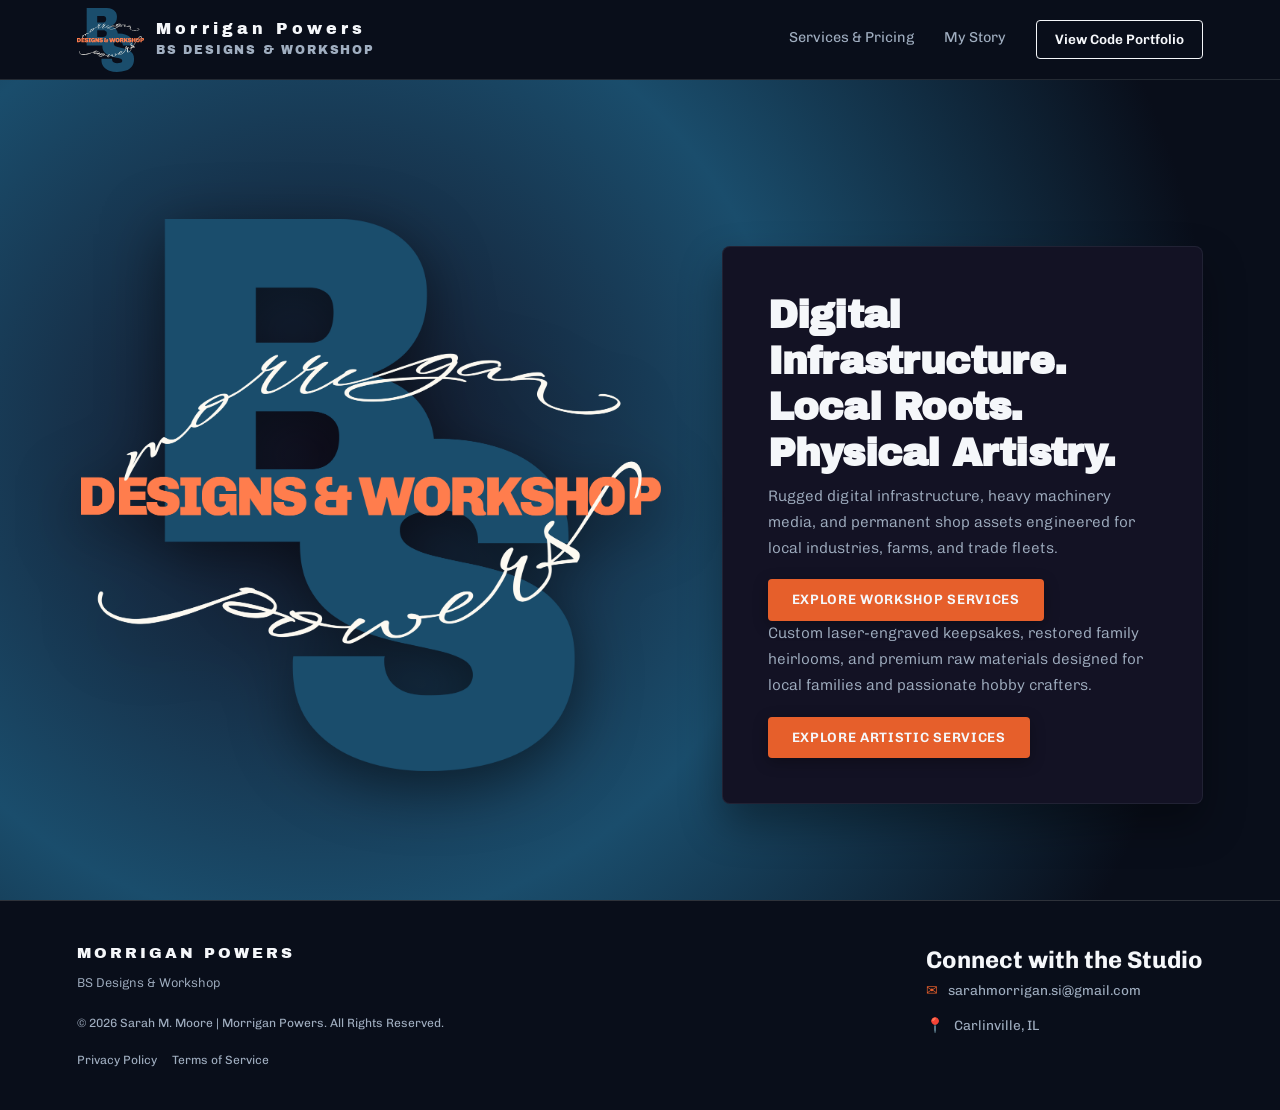
<file: index.html>
<!DOCTYPE html>
<html lang="en">
<head>
    <meta charset="UTF-8">
    <meta name="viewport" content="width=device-width, initial-scale=1.0">
    <title><span class="biz-name"></title>
    <link rel="preconnect" href="https://fonts.googleapis.com">
    <link rel="preconnect" href="https://fonts.gstatic.com" crossorigin>
    <link href="https://fonts.googleapis.com/css2?family=Archivo+Black&family=Chivo:wght@300;400;600&display=swap" rel="stylesheet">
    <link rel="stylesheet" href="assets/css/style.css">
</head>

<body>
    <header class="site-header">
        <a href="index.html" class="brand-container" style="text-decoration: none;">
            <img src="assets/images/monogram.svg" alt="Logo" class="nav-logo-svg">
            <div class="brand-text">
                <span class="main-title"><span class="biz-name"></span></span>
                <span class="sub-title"><span class="biz-subtitle"></span></span>
            </div>
        </a>
        <nav class="main-nav">
            <a href="services-pricing.html">Services & Pricing</a>
            <a href="about.html">My Story</a>
            <a href="../index.html" class="nav-cta-btn">View Code Portfolio</a>
        </nav>
    </header>

    <!-- Main Studio Hero Showcase Section -->
<section class="hero-section">
  <div class="hero-layout-grid">
    <!-- Left Side: Graphic Artwork Display -->
    <div class="hero-art-display">
      <img src="assets/images/monogram.webp" alt="Vector Monogram Artwork" class="large-studio-monogram">
    </div>
    <!-- Right Side: Content & Typography Panel -->
    <div class="hero-copy-display">
      <header class="hero-text-header">
        <h1>Digital Infrastructure.<br>Local Roots.<br> Physical Artistry.</h1>
      </header>
      <p class="hero-body-text">
        Rugged digital infrastructure, heavy machinery media, and permanent shop assets engineered for local industries, farms, and trade fleets.
      </p>
       <div class="hero-actions">
        <a href="ind-agr-hub.html" class="primary-btn">EXPLORE WORKSHOP SERVICES</a>
      </div>
      <p class="hero-body-text">
        Custom laser-engraved keepsakes, restored family heirlooms, and premium raw materials designed for local families and passionate hobby crafters.
      </p>
      <div class="hero-actions">
        <a href="heirloom-hub.html" class="primary-btn">EXPLORE ARTISTIC SERVICES</a>
      </div>
    </div>
  </div>
</section>


<!-- Global Studio Footer -->
    <footer class="site-footer">
        <div class="footer-container">
            <div class="footer-info">
                <span class="footer-brand biz-name"></span>
                <p class="footer-tagline"><span class="biz-subtitle"></span></p>
                <!-- Fixed: Corrected broken class syntax on the owner tag and unclosed tags -->
                <p class="footer-copyright">&copy; <span class="biz-copyright"></span> <span class="biz-owner"></span> | <span class="biz-name"></span>. All Rights Reserved.</p>
                <div class="legal-links">
                    <a href="privacy.html">Privacy Policy</a>
                    <a href="terms.html">Terms of Service</a>
                </div>
            </div>
            <div class="footer-contact">
                <h2>Connect with the Studio</h2>
                <div class="contact-links">
                    <a href="#" id="biz-email-link" class="contact-item">
                        <span class="contact-icon">✉</span>
                        <span class="biz-email"></span>
                    </a>
                    <span class="contact-item">
                        <span class="contact-icon">📍</span>
                        <span class="biz-address"></span>
                    </span>
                </div>
            </div>
        </div>
    </footer>

    <!-- Connected Central Configuration and Injection Automation Scripts -->
    <script src="config.js"></script> 
    <script> 
    window.onload = function() { 
        // Sync Browser Tab Title Layout
        document.title = "Our Story | " + businessConfig.name + " | " + businessConfig.subtitle;

        // Loop and overwrite element containers
        document.querySelectorAll('.biz-name').forEach(el => el.textContent = businessConfig.name);
        document.querySelectorAll('.biz-subtitle').forEach(el => el.textContent = businessConfig.subtitle);
        document.querySelectorAll('.biz-owner').forEach(el => el.textContent = businessConfig.owner);
        document.querySelectorAll('.biz-phone').forEach(el => el.textContent = businessConfig.phone);
        document.querySelectorAll('.biz-email').forEach(el => el.textContent = businessConfig.email);
        document.querySelectorAll('.biz-copyright').forEach(el => el.textContent = businessConfig.copyright);
        document.querySelectorAll('.biz-address').forEach(el => el.textContent = businessConfig.address);

        // Bind interactive email redirection anchor
        const emailLink = document.getElementById('biz-email-link');
        if(emailLink) {
            emailLink.href = "mailto:" + businessConfig.email;
        }
    } 
    </script> 
</body> 
</html>
</file>
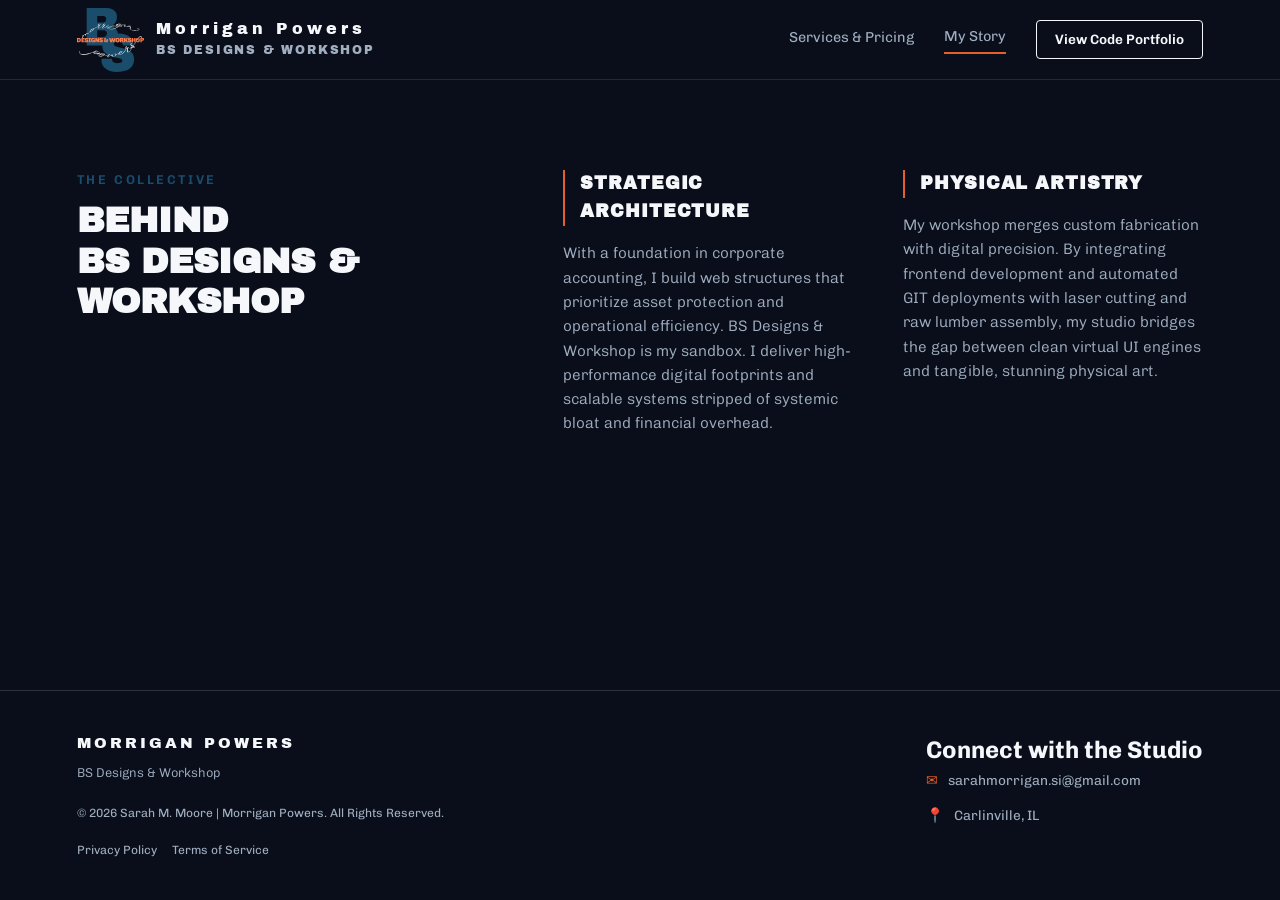
<file: about.html>
<!DOCTYPE html> 
<html lang="en"> 
<head> 
    <meta charset="UTF-8"> 
    <meta name="viewport" content="width=device-width, initial-scale=1.0"> 
    <!-- Updated: Set dynamically via JavaScript at the bottom -->
    <title>Our Story</title> 
    <link rel="preconnect" href="https://fonts.googleapis.com"> 
    <link rel="preconnect" href="https://fonts.gstatic.com" crossorigin> 
    <link href="https://fonts.googleapis.com/css2?family=Archivo+Black&family=Chivo:wght@300;400;600&family=WindSong&display=swap" rel="stylesheet"> 
    <link rel="stylesheet" href="assets/css/style.css"> 
</head> 
<body> 

    <!-- Top Fixed Navigation Bar --> 
    <header class="site-header"> 
        <a href="index.html" class="brand-container" style="text-decoration: none;"> 
            <img src="assets/images/monogram.svg" alt="Logo" class="nav-logo-svg"> 
            <div class="brand-text"> 
                <!-- Updated: Linked to config variables -->
                <span class="main-title"><span class="biz-name"></span></span> 
                <span class="sub-title"><span class="biz-subtitle"></span></span> 
            </div> 
        </a> 
        <nav class="main-nav"> 
            <a href="services-pricing.html">Services & Pricing</a> 
            <a href="about.html" class="active-nav">My Story</a> 
            <a href="../index.html" class="nav-cta-btn">View Code Portfolio</a> 
        </nav> 
    </header> 

    <!-- Main Content Wrapper --> 
    <main class="about-standalone-page"> 
        <section id="about" class="about-section"> 
            <div class="about-container"> 
                <div class="about-header-block"> 
                    <span class="about-pretitle">The Collective</span> 
                    <h2>Behind <br><span class="biz-subtitle"></h2> 
                </div> 
                <div class="about-content-grid"> 
                    <div class="story-column"> 
                        <h3>Strategic Architecture</h3> 
                        <!-- Updated: Linked studio name to config -->
                        <p>With a foundation in corporate accounting, I build web structures that prioritize asset protection and operational efficiency. <span class="biz-subtitle"></span> is my sandbox. I deliver high-performance digital footprints and scalable systems stripped of systemic bloat and financial overhead.</p> 
                    </div> 
                    <div class="story-column"> 
                        <h3>Physical Artistry</h3> 
                        <p>My workshop merges custom fabrication with digital precision. By integrating frontend development and automated GIT deployments with laser cutting and raw lumber assembly, my studio bridges the gap between clean virtual UI engines and tangible, stunning physical art.</p> 
                    </div> 
                </div> 
            </div> 
        </section> 
    </main> 

<!-- Global Studio Footer -->
    <footer class="site-footer">
        <div class="footer-container">
            <div class="footer-info">
                <span class="footer-brand biz-name"></span>
                <p class="footer-tagline"><span class="biz-subtitle"></span></p>
                <!-- Fixed: Corrected broken class syntax on the owner tag and unclosed tags -->
                <p class="footer-copyright">&copy; <span class="biz-copyright"></span> <span class="biz-owner"></span> | <span class="biz-name"></span>. All Rights Reserved.</p>
                <div class="legal-links">
                    <a href="privacy.html">Privacy Policy</a>
                    <a href="terms.html">Terms of Service</a>
                </div>
            </div>
            <div class="footer-contact">
                <h2>Connect with the Studio</h2>
                <div class="contact-links">
                    <a href="#" id="biz-email-link" class="contact-item">
                        <span class="contact-icon">✉</span>
                        <span class="biz-email"></span>
                    </a>
                    <span class="contact-item">
                        <span class="contact-icon">📍</span>
                        <span class="biz-address"></span>
                    </span>
                </div>
            </div>
        </div>
    </footer>

    <!-- Connected Central Configuration and Injection Automation Scripts -->
    <script src="config.js"></script> 
    <script> 
    window.onload = function() { 
        // Sync Browser Tab Title Layout
        document.title = "Our Story | " + businessConfig.name + " | " + businessConfig.subtitle;

        // Loop and overwrite element containers
        document.querySelectorAll('.biz-name').forEach(el => el.textContent = businessConfig.name);
        document.querySelectorAll('.biz-subtitle').forEach(el => el.textContent = businessConfig.subtitle);
        document.querySelectorAll('.biz-owner').forEach(el => el.textContent = businessConfig.owner);
        document.querySelectorAll('.biz-phone').forEach(el => el.textContent = businessConfig.phone);
        document.querySelectorAll('.biz-email').forEach(el => el.textContent = businessConfig.email);
        document.querySelectorAll('.biz-copyright').forEach(el => el.textContent = businessConfig.copyright);
        document.querySelectorAll('.biz-address').forEach(el => el.textContent = businessConfig.address);

        // Bind interactive email redirection anchor
        const emailLink = document.getElementById('biz-email-link');
        if(emailLink) {
            emailLink.href = "mailto:" + businessConfig.email;
        }
    } 
    </script> 
</body> 
</html>
</file>
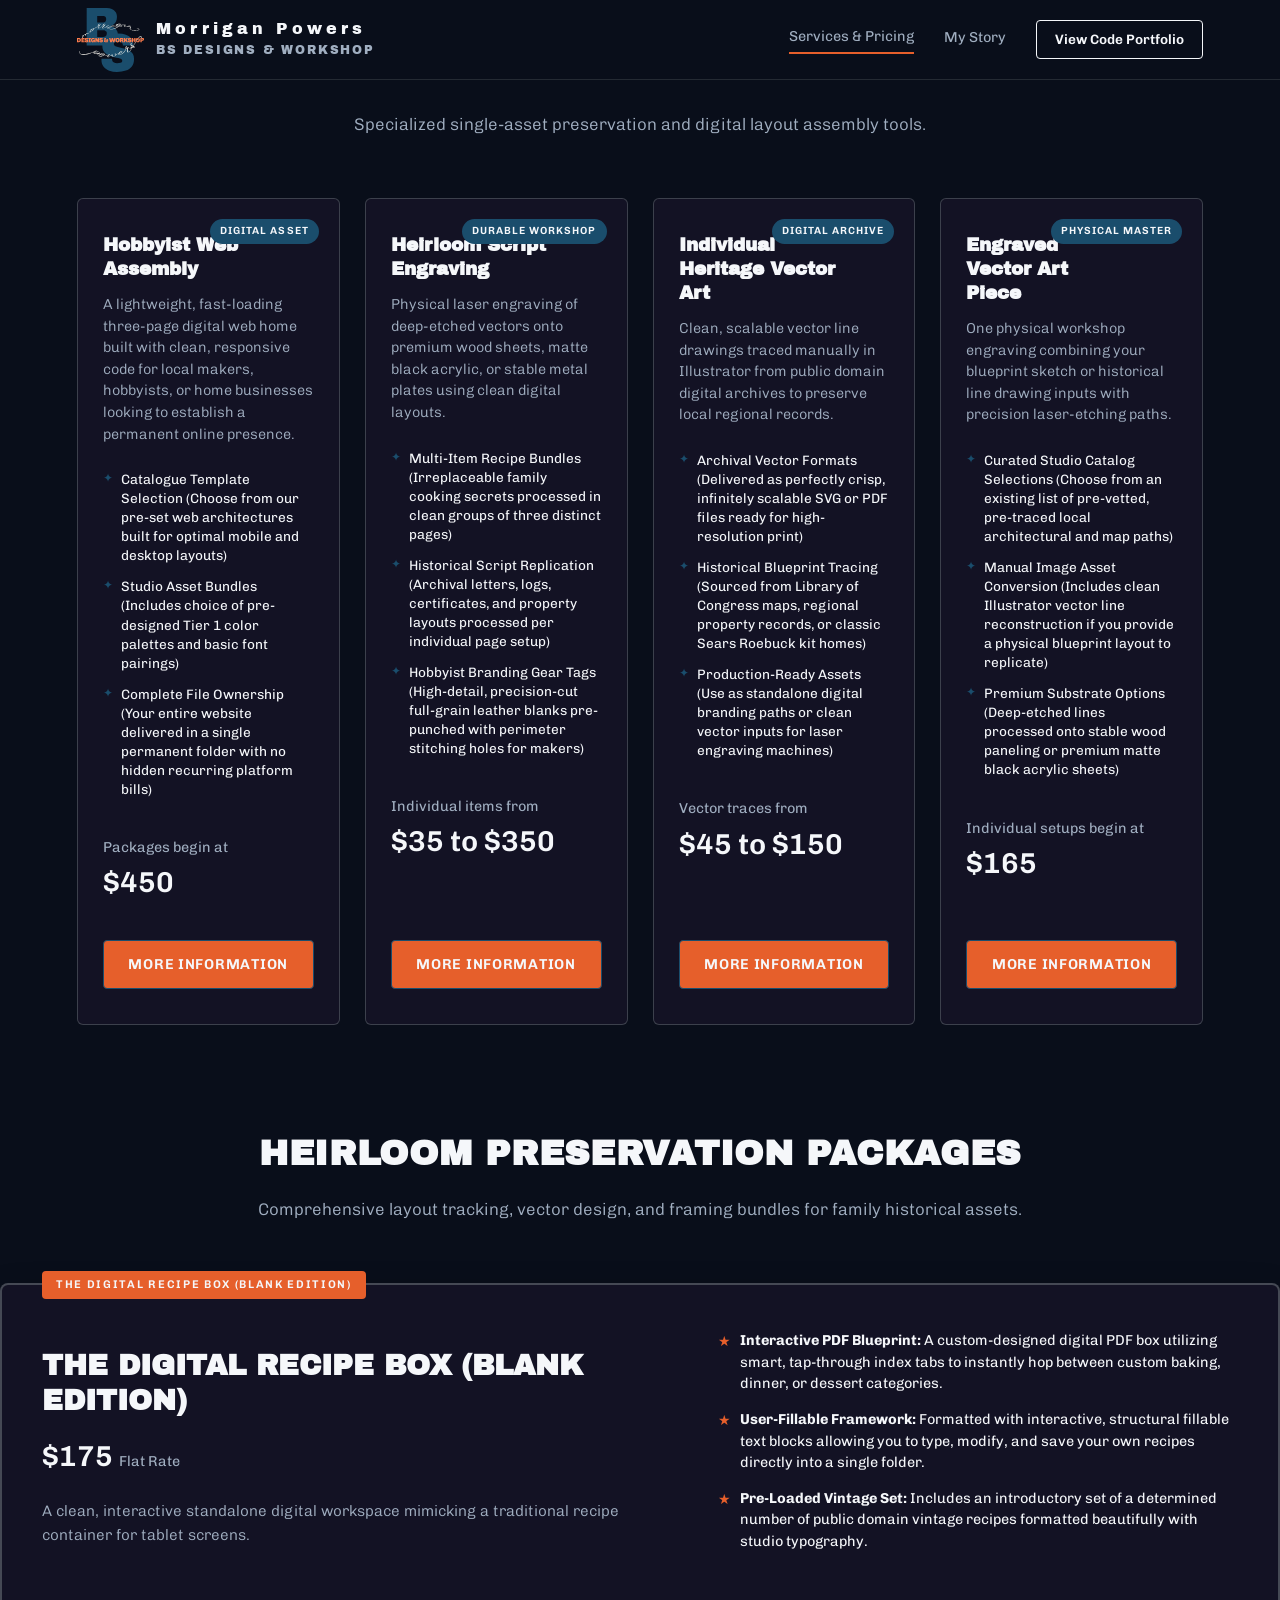
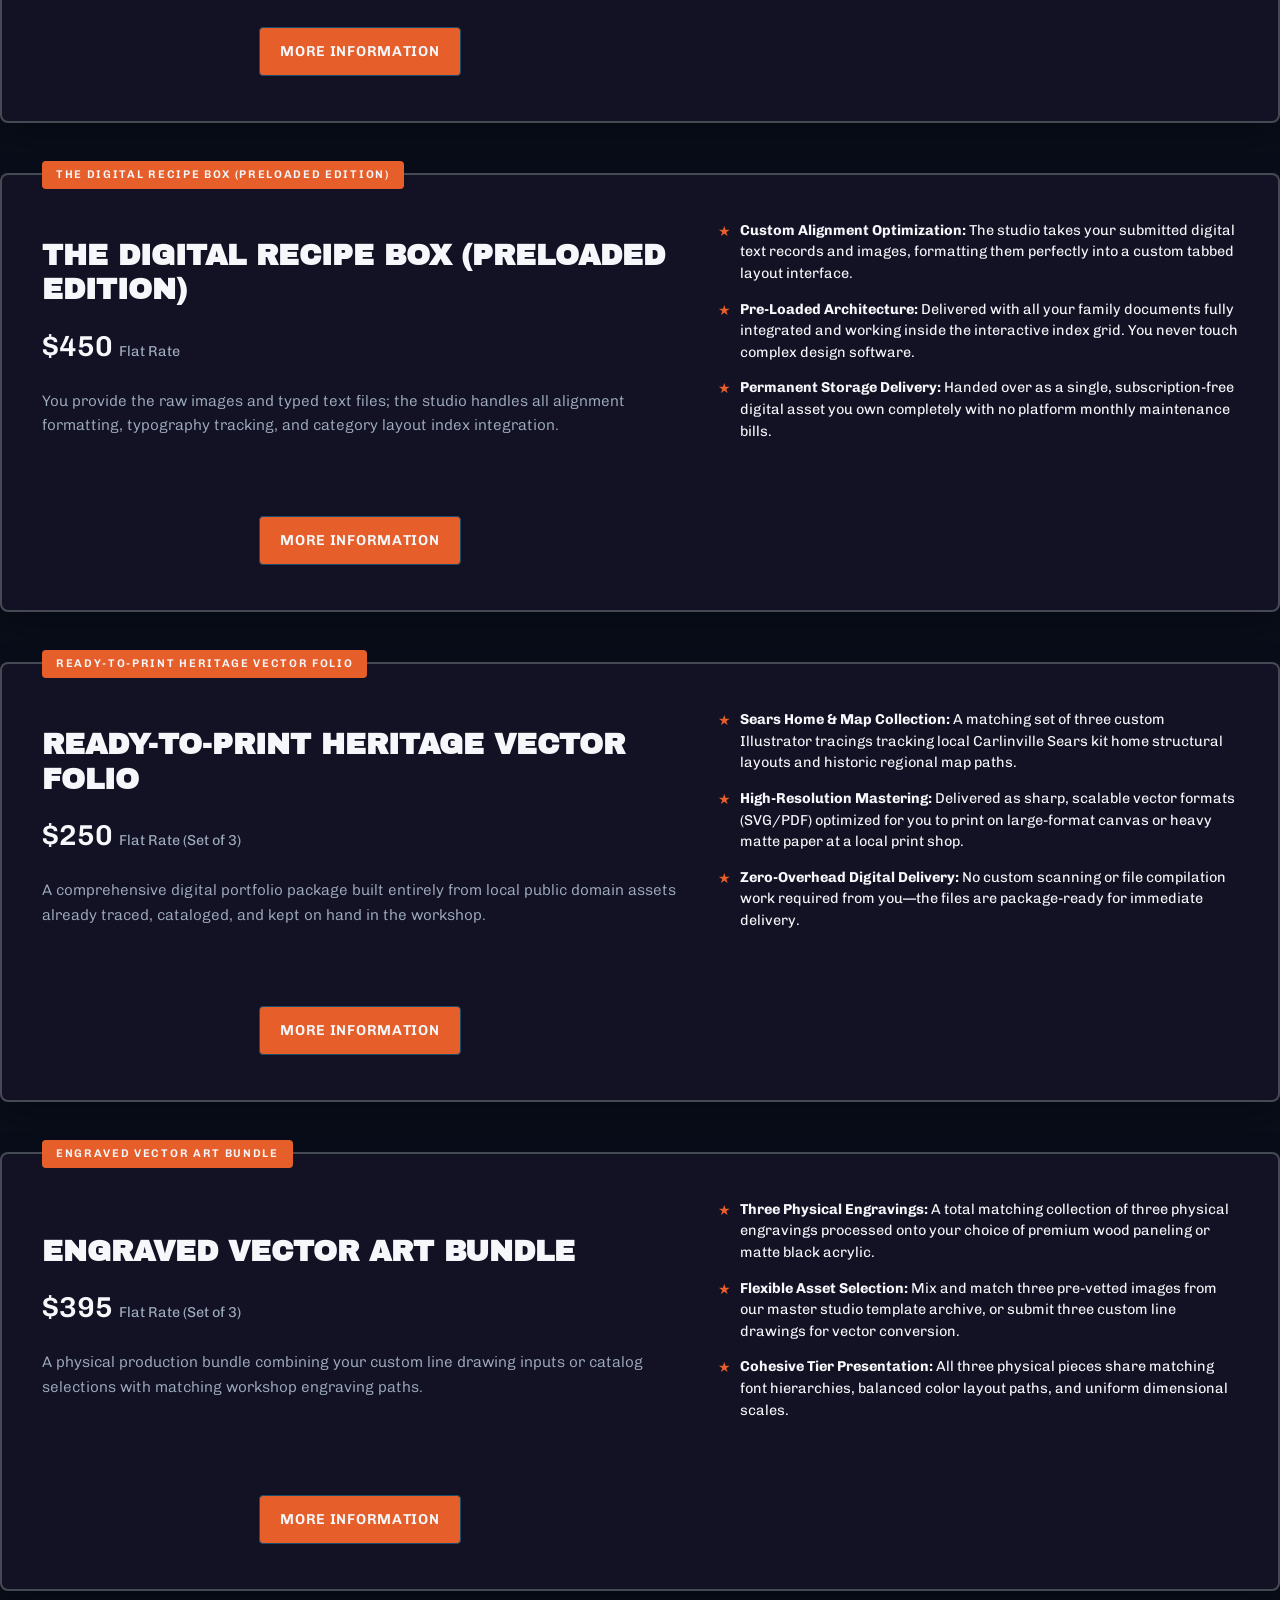
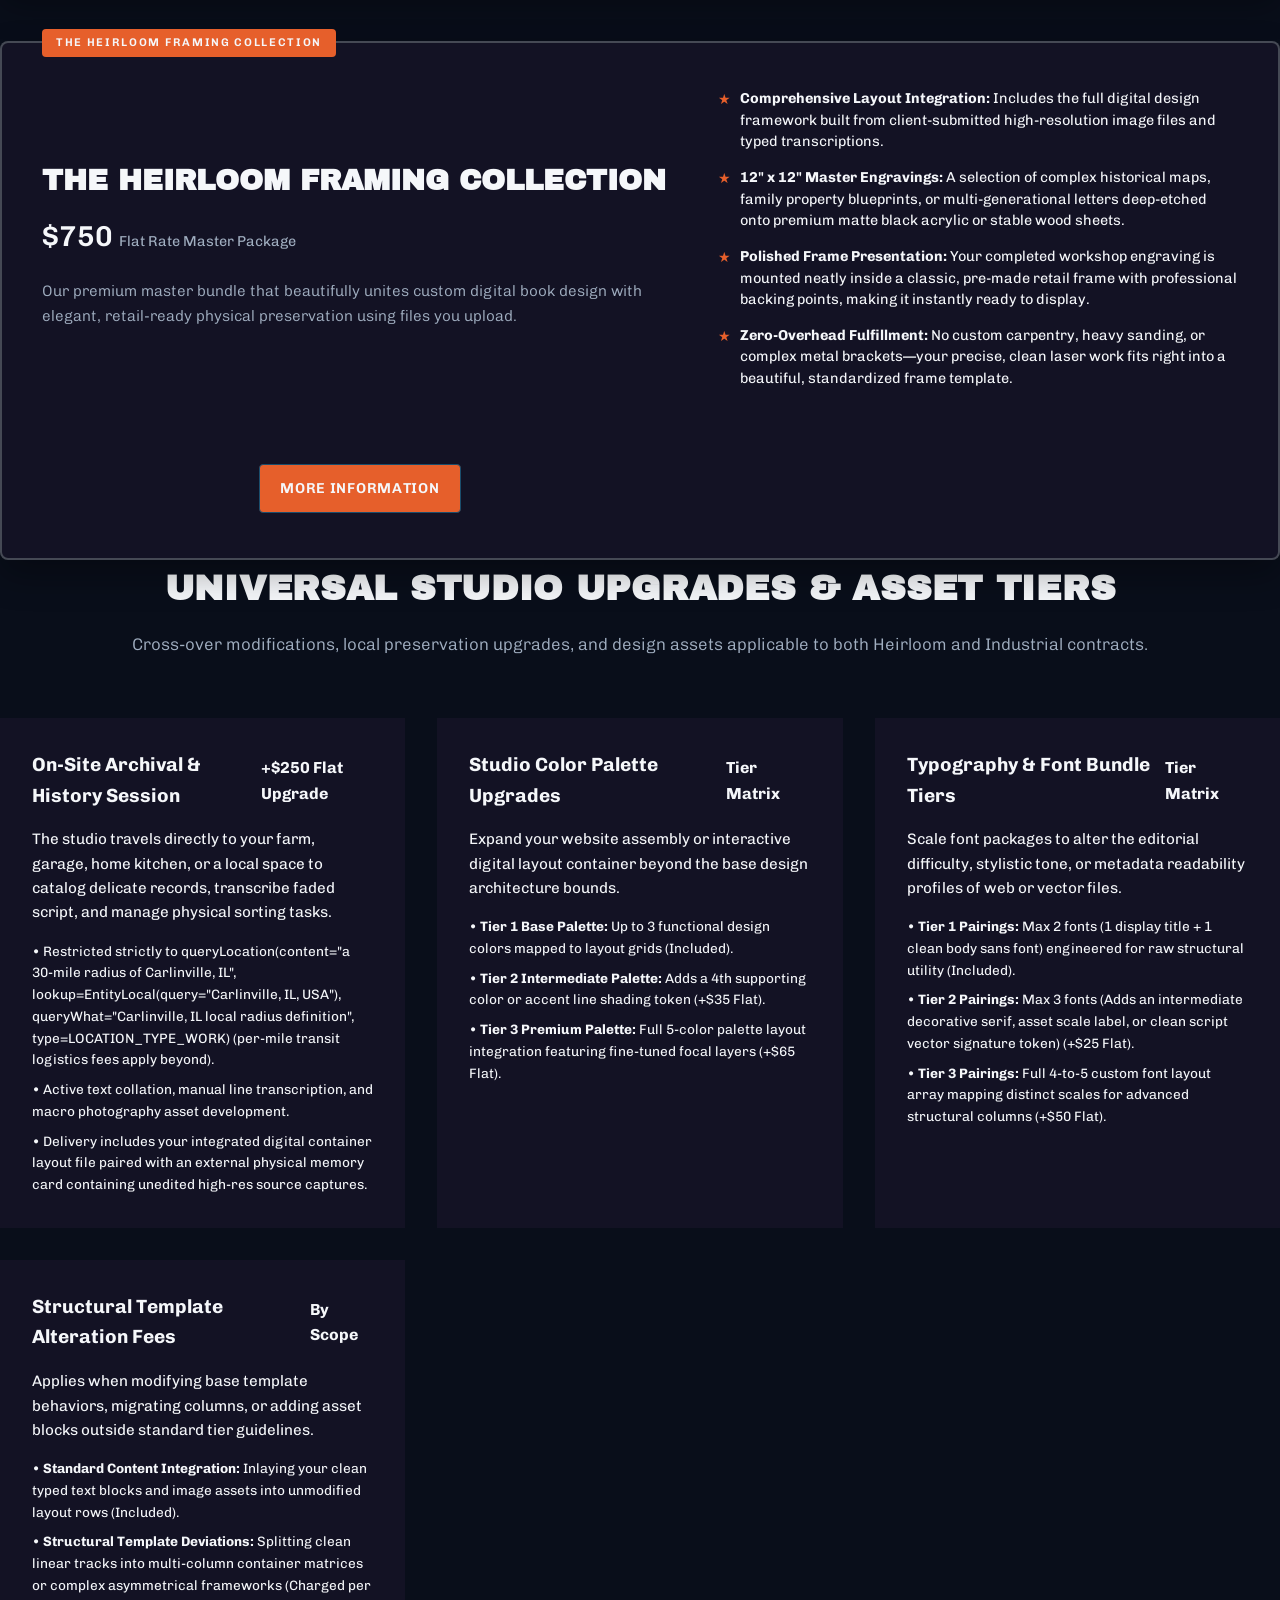
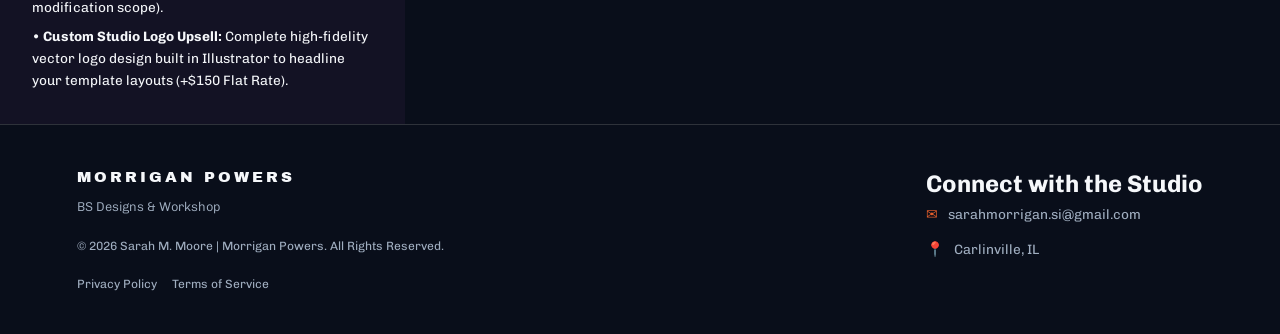
<file: heirloom-hub.html>
<!DOCTYPE html>
<html lang="en">
<head>
    <meta charset="UTF-8">
    <meta name="viewport" content="width=device-width, initial-scale=1.0">
    <title>Services & Pricing | </title> <!-- Script updates this dynamically -->
    <link rel="preconnect" href="https://fonts.googleapis.com">
    <link rel="preconnect" href="https://fonts.gstatic.com" crossorigin>
    <link href="https://fonts.googleapis.com/css2?family=Archivo+Black&family=Chivo:wght@300;400;600&display=swap" rel="stylesheet">
    <link rel="stylesheet" href="assets/css/style.css">
</head>
<body>

    <!-- Top Fixed Navigation Bar -->
    <header class="site-header">
        <a href="index.html" class="brand-container" style="text-decoration: none;">
            <img src="assets/images/monogram.svg" alt="Logo" class="nav-logo-svg">
            <div class="brand-text">
                <span class="main-title"><span class="biz-name"></span></span>
                <span class="sub-title"><span class="biz-subtitle"></span></span>
            </div>
        </a>
        <nav class="main-nav">
            <a href="services-pricing.html" class="active-nav">Services & Pricing</a>
            <a href="about.html">My Story</a>
            <a href="../index.html" class="nav-cta-btn">View Code Portfolio</a>
        </nav>
    </header>

<!-- Main Content Wrapper --> 
<!-- Heirloom Standalone Offerings Grid -->
<section id="heirloom-standalone" class="services-section">
    <div class="section-header">
        <h2>Individual Heirloom Services</h2>
        <p>Specialized single-asset preservation and digital layout assembly tools.</p>
    </div>

    <div class="services-grid">
        <!-- Item 1: Custom 3-Page Website Assembly -->
        <div class="service-card">
            <div class="card-badge">digital asset</div>
            <h3>Hobbyist Web Assembly</h3>
            <p class="card-desc">A lightweight, fast-loading three-page digital web home built with clean, responsive code for local makers, hobbyists, or home businesses looking to establish a permanent online presence.</p>
            <ul class="features-list">
                <li><span class="service-name">Catalogue Template Selection (Choose from our pre-set web architectures built for optimal mobile and desktop layouts)</span></li>
                <li><span class="service-name">Studio Asset Bundles (Includes choice of pre-designed Tier 1 color palettes and basic font pairings)</span></li>
                <li><span class="service-name">Complete File Ownership (Your entire website delivered in a single permanent folder with no hidden recurring platform bills)</span></li>
            </ul>
            <span class="bundle-tag">Packages begin at</span>
            <p class="bundle-price">$450</p>
            <div class="card-action">
                <a href="heirloom-products/website-assembly.html" class="cta-btn">More information</a>
            </div>
        </div>

        <!-- Item 2: Heirloom Script Engraving -->
        <div class="service-card">
            <div class="card-badge">durable workshop</div>
            <h3>Heirloom Script Engraving</h3>
            <p class="card-desc">Physical laser engraving of deep-etched vectors onto premium wood sheets, matte black acrylic, or stable metal plates using clean digital layouts.</p>
            <ul class="features-list">
                <li><span class="service-name">Multi-Item Recipe Bundles (Irreplaceable family cooking secrets processed in clean groups of three distinct pages)</span></li>
                <li><span class="service-name">Historical Script Replication (Archival letters, logs, certificates, and property layouts processed per individual page setup)</span></li>
                <li><span class="service-name">Hobbyist Branding Gear Tags (High-detail, precision-cut full-grain leather blanks pre-punched with perimeter stitching holes for makers)</span></li>
            </ul>
            <span class="bundle-tag">Individual items from</span>
            <p class="bundle-price">$35 to $350</p>
            <div class="card-action">
                <a href="heirloom-products/script-engraving.html" class="cta-btn">More information</a>
            </div>
        </div>

        <!-- Item 3: Individual Traced Heritage Vector Art -->
        <div class="service-card">
            <div class="card-badge">digital archive</div>
            <h3>Individual Heritage Vector Art</h3>
            <p class="card-desc">Clean, scalable vector line drawings traced manually in Illustrator from public domain digital archives to preserve local regional records.</p>
            <ul class="features-list">
                <li><span class="service-name">Archival Vector Formats (Delivered as perfectly crisp, infinitely scalable SVG or PDF files ready for high-resolution print)</span></li>
                <li><span class="service-name">Historical Blueprint Tracing (Sourced from Library of Congress maps, regional property records, or classic Sears Roebuck kit homes)</span></li>
                <li><span class="service-name">Production-Ready Assets (Use as standalone digital branding paths or clean vector inputs for laser engraving machines)</span></li>
            </ul>
            <span class="bundle-tag">Vector traces from</span>
            <p class="bundle-price">$45 to $150</p>
            <div class="card-action">
                <a href="heirloom-products/heritage-vector.html" class="cta-btn">More information</a>
            </div>
        </div>

        <!-- Item 4: Engraved Vector Art Individual Piece -->
        <div class="service-card">
            <div class="card-badge">physical master</div>
            <h3>Engraved Vector Art Piece</h3>
            <p class="card-desc">One physical workshop engraving combining your blueprint sketch or historical line drawing inputs with precision laser-etching paths.</p>
            <ul class="features-list">
                <li><span class="service-name">Curated Studio Catalog Selections (Choose from an existing list of pre-vetted, pre-traced local architectural and map paths)</span></li>
                <li><span class="service-name">Manual Image Asset Conversion (Includes clean Illustrator vector line reconstruction if you provide a physical blueprint layout to replicate)</span></li>
                <li><span class="service-name">Premium Substrate Options (Deep-etched lines processed onto stable wood paneling or premium matte black acrylic sheets)</span></li>
            </ul>
            <span class="bundle-tag">Individual setups begin at</span>
            <p class="bundle-price">$165</p>
            <div class="card-action">
                <a href="heirloom-products/individual-engraving.html" class="cta-btn">More information</a>
            </div>
        </div>
    </div>
</section>
<!-- Heirloom Master Bundles Section -->
<section id="heirloom-bundles" class="packages-section">
    <div class="section-header">
        <h2>Heirloom Preservation Packages</h2>
        <p>Comprehensive layout tracking, vector design, and framing bundles for family historical assets.</p>
    </div>

    <!-- Bundle Tier 1: Blank Recipe Box -->
    <div class="bundle-container">
        <div class="bundle-badge">The Digital Recipe Box (Blank Edition)</div>
        <div class="bundle-layout">
            <div class="bundle-meta">
                <h2>The Digital Recipe Box (Blank Edition)</h2>
                <p class="bundle-price">$175 <span class="bundle-tag">Flat Rate</span></p>
                <p class="bundle-pitch">A clean, interactive standalone digital workspace mimicking a traditional recipe container for tablet screens.</p>
            </div>
            <ul class="bundle-list">
                <li><strong>Interactive PDF Blueprint:</strong> A custom-designed digital PDF box utilizing smart, tap-through index tabs to instantly hop between custom baking, dinner, or dessert categories.</li>
                <li><strong>User-Fillable Framework:</strong> Formatted with interactive, structural fillable text blocks allowing you to type, modify, and save your own recipes directly into a single folder.</li>
                <li><strong>Pre-Loaded Vintage Set:</strong> Includes an introductory set of a determined number of public domain vintage recipes formatted beautifully with studio typography.</li>
            </ul>
            <div class="bundle-action-wrapper" style="width: 100%; display: flex; justify-content: center; margin-top: 20px;">
                <a href="heirloom-bundles/recipe-box-blank.html" class="cta-btn" style="display: inline-block; text-align: center;">More information</a>
            </div>
        </div>
    </div>

    <!-- Bundle Tier 2: Preloaded Recipe Box -->
    <div class="bundle-container">
        <div class="bundle-badge">The Digital Recipe Box (Preloaded Edition)</div>
        <div class="bundle-layout">
            <div class="bundle-meta">
                <h2>The Digital Recipe Box (Preloaded Edition)</h2>
                <p class="bundle-price">$450 <span class="bundle-tag">Flat Rate</span></p>
                <p class="bundle-pitch">You provide the raw images and typed text files; the studio handles all alignment formatting, typography tracking, and category layout index integration.</p>
            </div>
            <ul class="bundle-list">
                <li><strong>Custom Alignment Optimization:</strong> The studio takes your submitted digital text records and images, formatting them perfectly into a custom tabbed layout interface.</li>
                <li><strong>Pre-Loaded Architecture:</strong> Delivered with all your family documents fully integrated and working inside the interactive index grid. You never touch complex design software.</li>
                <li><strong>Permanent Storage Delivery:</strong> Handed over as a single, subscription-free digital asset you own completely with no platform monthly maintenance bills.</li>
            </ul>
            <div class="bundle-action-wrapper" style="width: 100%; display: flex; justify-content: center; margin-top: 20px;">
                <a href="heirloom-bundles/recipe-box-preloaded.html" class="cta-btn" style="display: inline-block; text-align: center;">More information</a>
            </div>
        </div>
    </div>

    <!-- Bundle Tier 3: Ready-to-Print Heritage Vector Folio -->
    <div class="bundle-container">
        <div class="bundle-badge">Ready-to-Print Heritage Vector Folio</div>
        <div class="bundle-layout">
            <div class="bundle-meta">
                <h2>Ready-to-Print Heritage Vector Folio</h2>
                <p class="bundle-price">$250 <span class="bundle-tag">Flat Rate (Set of 3)</span></p>
                <p class="bundle-pitch">A comprehensive digital portfolio package built entirely from local public domain assets already traced, cataloged, and kept on hand in the workshop.</p>
            </div>
            <ul class="bundle-list">
                <li><strong>Sears Home & Map Collection:</strong> A matching set of three custom Illustrator tracings tracking local Carlinville Sears kit home structural layouts and historic regional map paths.</li>
                <li><strong>High-Resolution Mastering:</strong> Delivered as sharp, scalable vector formats (SVG/PDF) optimized for you to print on large-format canvas or heavy matte paper at a local print shop.</li>
                <li><strong>Zero-Overhead Digital Delivery:</strong> No custom scanning or file compilation work required from you—the files are package-ready for immediate delivery.</li>
            </ul>
            <div class="bundle-action-wrapper" style="width: 100%; display: flex; justify-content: center; margin-top: 20px;">
                <a href="heirloom-bundles/heritage-folio.html" class="cta-btn" style="display: inline-block; text-align: center;">More information</a>
            </div>
        </div>
    </div>

    <!-- Bundle Tier 4: Engraved Vector Art Bundled Pieces -->
    <div class="bundle-container">
        <div class="bundle-badge">Engraved Vector Art Bundle</div>
        <div class="bundle-layout">
            <div class="bundle-meta">
                <h2>Engraved Vector Art Bundle</h2>
                <p class="bundle-price">$395 <span class="bundle-tag">Flat Rate (Set of 3)</span></p>
                <p class="bundle-pitch">A physical production bundle combining your custom line drawing inputs or catalog selections with matching workshop engraving paths.</p>
            </div>
            <ul class="bundle-list">
                <li><strong>Three Physical Engravings:</strong> A total matching collection of three physical engravings processed onto your choice of premium wood paneling or matte black acrylic.</li>
                <li><strong>Flexible Asset Selection:</strong> Mix and match three pre-vetted images from our master studio template archive, or submit three custom line drawings for vector conversion.</li>
                <li><strong>Cohesive Tier Presentation:</strong> All three physical pieces share matching font hierarchies, balanced color layout paths, and uniform dimensional scales.</li>
            </ul>
            <div class="bundle-action-wrapper" style="width: 100%; display: flex; justify-content: center; margin-top: 20px;">
                <a href="heirloom-bundles/engraved-bundle.html" class="cta-btn" style="display: inline-block; text-align: center;">More information</a>
            </div>
        </div>
    </div>

    <!-- Bundle Tier 5: Premium Master Framing Collection -->
    <div class="bundle-container">
        <div class="bundle-badge">The Heirloom Framing Collection</div>
        <div class="bundle-layout">
            <div class="bundle-meta">
                <h2>The Heirloom Framing Collection</h2>
                <p class="bundle-price">$750 <span class="bundle-tag">Flat Rate Master Package</span></p>
                <p class="bundle-pitch">Our premium master bundle that beautifully unites custom digital book design with elegant, retail-ready physical preservation using files you upload.</p>
            </div>
            <ul class="bundle-list">
                <li><strong>Comprehensive Layout Integration:</strong> Includes the full digital design framework built from client-submitted high-resolution image files and typed transcriptions.</li>
                <li><strong>12" x 12" Master Engravings:</strong> A selection of complex historical maps, family property blueprints, or multi-generational letters deep-etched onto premium matte black acrylic or stable wood sheets.</li>
                <li><strong>Polished Frame Presentation:</strong> Your completed workshop engraving is mounted neatly inside a classic, pre-made retail frame with professional backing points, making it instantly ready to display.</li>
                <li><strong>Zero-Overhead Fulfillment:</strong> No custom carpentry, heavy sanding, or complex metal brackets—your precise, clean laser work fits right into a beautiful, standardized frame template.</li>
            </ul>
            <div class="bundle-action-wrapper" style="width: 100%; display: flex; justify-content: center; margin-top: 20px;">
                <a href="heirloom-bundles/framing-collection.html" class="cta-btn" style="display: inline-block; text-align: center;">More information</a>
            </div>
        </div>
    </div>
</section>
 <!-- Cross-Over Studio Add-ons & Local Upgrades Matrix -->
<section id="universal-addons" class="addons-matrix-section">
    <div class="section-header">
        <h2>Universal Studio Upgrades & Asset Tiers</h2>
        <p>Cross-over modifications, local preservation upgrades, and design assets applicable to both Heirloom and Industrial contracts.</p>
    </div>

    <div class="addons-grid" style="display: grid; grid-template-columns: repeat(auto-fit, minmax(320px, 1fr)); gap: 2rem; margin-top: 2rem;">
        
        <!-- Cross-Over 1: Local In-Home / On-Site Archival Session -->
        <div class="addon-card" style="background-color: var(--bg-surface); border: 1px solid var(--border-neutral); padding: 2rem;">
            <div style="display: flex; justify-content: space-between; align-items: center; margin-bottom: 1rem;">
                <h4 style="font-size: 1.2rem; font-weight: 700;">On-Site Archival & History Session</h4>
                <span class="addon-price-tag" style="background-color: var(--bg-card); padding: 0.25rem 0.5rem; font-weight: 700; border: 1px solid var(--border-neutral);">+$250 Flat Upgrade</span>
            </div>
            <p style="color: var(--text-muted); font-size: 0.95rem; margin-bottom: 1rem;">The studio travels directly to your farm, garage, home kitchen, or a local space to catalog delicate records, transcribe faded script, and manage physical sorting tasks.</p>
            <ul style="list-style: none; font-size: 0.85rem; color: var(--text-muted);">
                <li style="margin-bottom: 0.5rem;">• Restricted strictly to <layout>queryLocation(content="a 30-mile radius of Carlinville, IL", lookup=EntityLocal(query="Carlinville, IL, USA"), queryWhat="Carlinville, IL local radius definition", type=LOCATION_TYPE_WORK)</layout> (per-mile transit logistics fees apply beyond).</li>
                <li style="margin-bottom: 0.5rem;">• Active text collation, manual line transcription, and macro photography asset development.</li>
                <li>• Delivery includes your integrated digital container layout file paired with an external physical memory card containing unedited high-res source captures.</li>
            </ul>
        </div>

        <!-- Cross-Over 2: Design Asset Tier Upgrades -->
        <div class="addon-card" style="background-color: var(--bg-surface); border: 1px solid var(--border-neutral); padding: 2rem;">
            <div style="display: flex; justify-content: space-between; align-items: center; margin-bottom: 1rem;">
                <h4 style="font-size: 1.2rem; font-weight: 700;">Studio Color Palette Upgrades</h4>
                <span class="addon-price-tag" style="background-color: var(--bg-card); padding: 0.25rem 0.5rem; font-weight: 700; border: 1px solid var(--border-neutral);">Tier Matrix</span>
            </div>
            <p style="color: var(--text-muted); font-size: 0.95rem; margin-bottom: 1rem;">Expand your website assembly or interactive digital layout container beyond the base design architecture bounds.</p>
            <ul style="list-style: none; font-size: 0.85rem; color: var(--text-muted);">
                <li style="margin-bottom: 0.5rem;">• <strong>Tier 1 Base Palette:</strong> Up to 3 functional design colors mapped to layout grids (Included).</li>
                <li style="margin-bottom: 0.5rem;">• <strong>Tier 2 Intermediate Palette:</strong> Adds a 4th supporting color or accent line shading token (+$35 Flat).</li>
                <li>• <strong>Tier 3 Premium Palette:</strong> Full 5-color palette layout integration featuring fine-tuned focal layers (+$65 Flat).</li>
            </ul>
        </div>

        <!-- Cross-Over 3: Typography Hierarchy Tiers -->
        <div class="addon-card" style="background-color: var(--bg-surface); border: 1px solid var(--border-neutral); padding: 2rem;">
            <div style="display: flex; justify-content: space-between; align-items: center; margin-bottom: 1rem;">
                <h4 style="font-size: 1.2rem; font-weight: 700;">Typography & Font Bundle Tiers</h4>
                <span class="addon-price-tag" style="background-color: var(--bg-card); padding: 0.25rem 0.5rem; font-weight: 700; border: 1px solid var(--border-neutral);">Tier Matrix</span>
            </div>
            <p style="color: var(--text-muted); font-size: 0.95rem; margin-bottom: 1rem;">Scale font packages to alter the editorial difficulty, stylistic tone, or metadata readability profiles of web or vector files.</p>
            <ul style="list-style: none; font-size: 0.85rem; color: var(--text-muted);">
                <li style="margin-bottom: 0.5rem;">• <strong>Tier 1 Pairings:</strong> Max 2 fonts (1 display title + 1 clean body sans font) engineered for raw structural utility (Included).</li>
                <li style="margin-bottom: 0.5rem;">• <strong>Tier 2 Pairings:</strong> Max 3 fonts (Adds an intermediate decorative serif, asset scale label, or clean script vector signature token) (+$25 Flat).</li>
                <li>• <strong>Tier 3 Pairings:</strong> Full 4-to-5 custom font layout array mapping distinct scales for advanced structural columns (+$50 Flat).</li>
            </ul>
        </div>

        <!-- Cross-Over 4: Core Framework Structural Alterations -->
        <div class="addon-card" style="background-color: var(--bg-surface); border: 1px solid var(--border-neutral); padding: 2rem;">
            <div style="display: flex; justify-content: space-between; align-items: center; margin-bottom: 1rem;">
                <h4 style="font-size: 1.2rem; font-weight: 700;">Structural Template Alteration Fees</h4>
                <span class="addon-price-tag" style="background-color: var(--bg-card); padding: 0.25rem 0.5rem; font-weight: 700; border: 1px solid var(--border-neutral);">By Scope</span>
            </div>
            <p style="color: var(--text-muted); font-size: 0.95rem; margin-bottom: 1rem;">Applies when modifying base template behaviors, migrating columns, or adding asset blocks outside standard tier guidelines.</p>
            <ul style="list-style: none; font-size: 0.85rem; color: var(--text-muted);">
                <li style="margin-bottom: 0.5rem;">• <strong>Standard Content Integration:</strong> Inlaying your clean typed text blocks and image assets into unmodified layout rows (Included).</li>
                <li style="margin-bottom: 0.5rem;">• <strong>Structural Template Deviations:</strong> Splitting clean linear tracks into multi-column container matrices or complex asymmetrical frameworks (Charged per modification scope).</li>
                <li>• <strong>Custom Studio Logo Upsell:</strong> Complete high-fidelity vector logo design built in Illustrator to headline your template layouts (+$150 Flat Rate).</li>
            </ul>
        </div>

    </div>
</section>


    <!-- Global Studio Footer -->
    <footer class="site-footer">
        <div class="footer-container">
            <div class="footer-info">
                <span class="footer-brand biz-name"></span>
                <p class="footer-tagline"><span class="biz-subtitle"></span></p>
                <!-- Fixed: Corrected broken class syntax on the owner tag and unclosed tags -->
                <p class="footer-copyright">&copy; <span class="biz-copyright"></span> <span class="biz-owner"></span> | <span class="biz-name"></span>. All Rights Reserved.</p>
                <div class="legal-links">
                    <a href="privacy.html">Privacy Policy</a>
                    <a href="terms.html">Terms of Service</a>
                </div>
            </div>
            <div class="footer-contact">
                <h2>Connect with the Studio</h2>
                <div class="contact-links">
                    <a href="#" id="biz-email-link" class="contact-item">
                        <span class="contact-icon">✉</span>
                        <span class="biz-email"></span>
                    </a>
                    <span class="contact-item">
                        <span class="contact-icon">📍</span>
                        <span class="biz-address"></span>
                    </span>
                </div>
            </div>
        </div>
    </footer>

    <!-- Connected Central Configuration and Injection Automation Scripts -->
    <script src="config.js"></script> 
    <script> 
    window.onload = function() { 
        // Sync Browser Tab Title Layout
        document.title = "Our Story | " + businessConfig.name + " | " + businessConfig.subtitle;

        // Loop and overwrite element containers
        document.querySelectorAll('.biz-name').forEach(el => el.textContent = businessConfig.name);
        document.querySelectorAll('.biz-subtitle').forEach(el => el.textContent = businessConfig.subtitle);
        document.querySelectorAll('.biz-owner').forEach(el => el.textContent = businessConfig.owner);
        document.querySelectorAll('.biz-phone').forEach(el => el.textContent = businessConfig.phone);
        document.querySelectorAll('.biz-email').forEach(el => el.textContent = businessConfig.email);
        document.querySelectorAll('.biz-copyright').forEach(el => el.textContent = businessConfig.copyright);
        document.querySelectorAll('.biz-address').forEach(el => el.textContent = businessConfig.address);

        // Bind interactive email redirection anchor
        const emailLink = document.getElementById('biz-email-link');
        if(emailLink) {
            emailLink.href = "mailto:" + businessConfig.email;
        }
    } 
    </script> 
</body> 
</html>
</file>
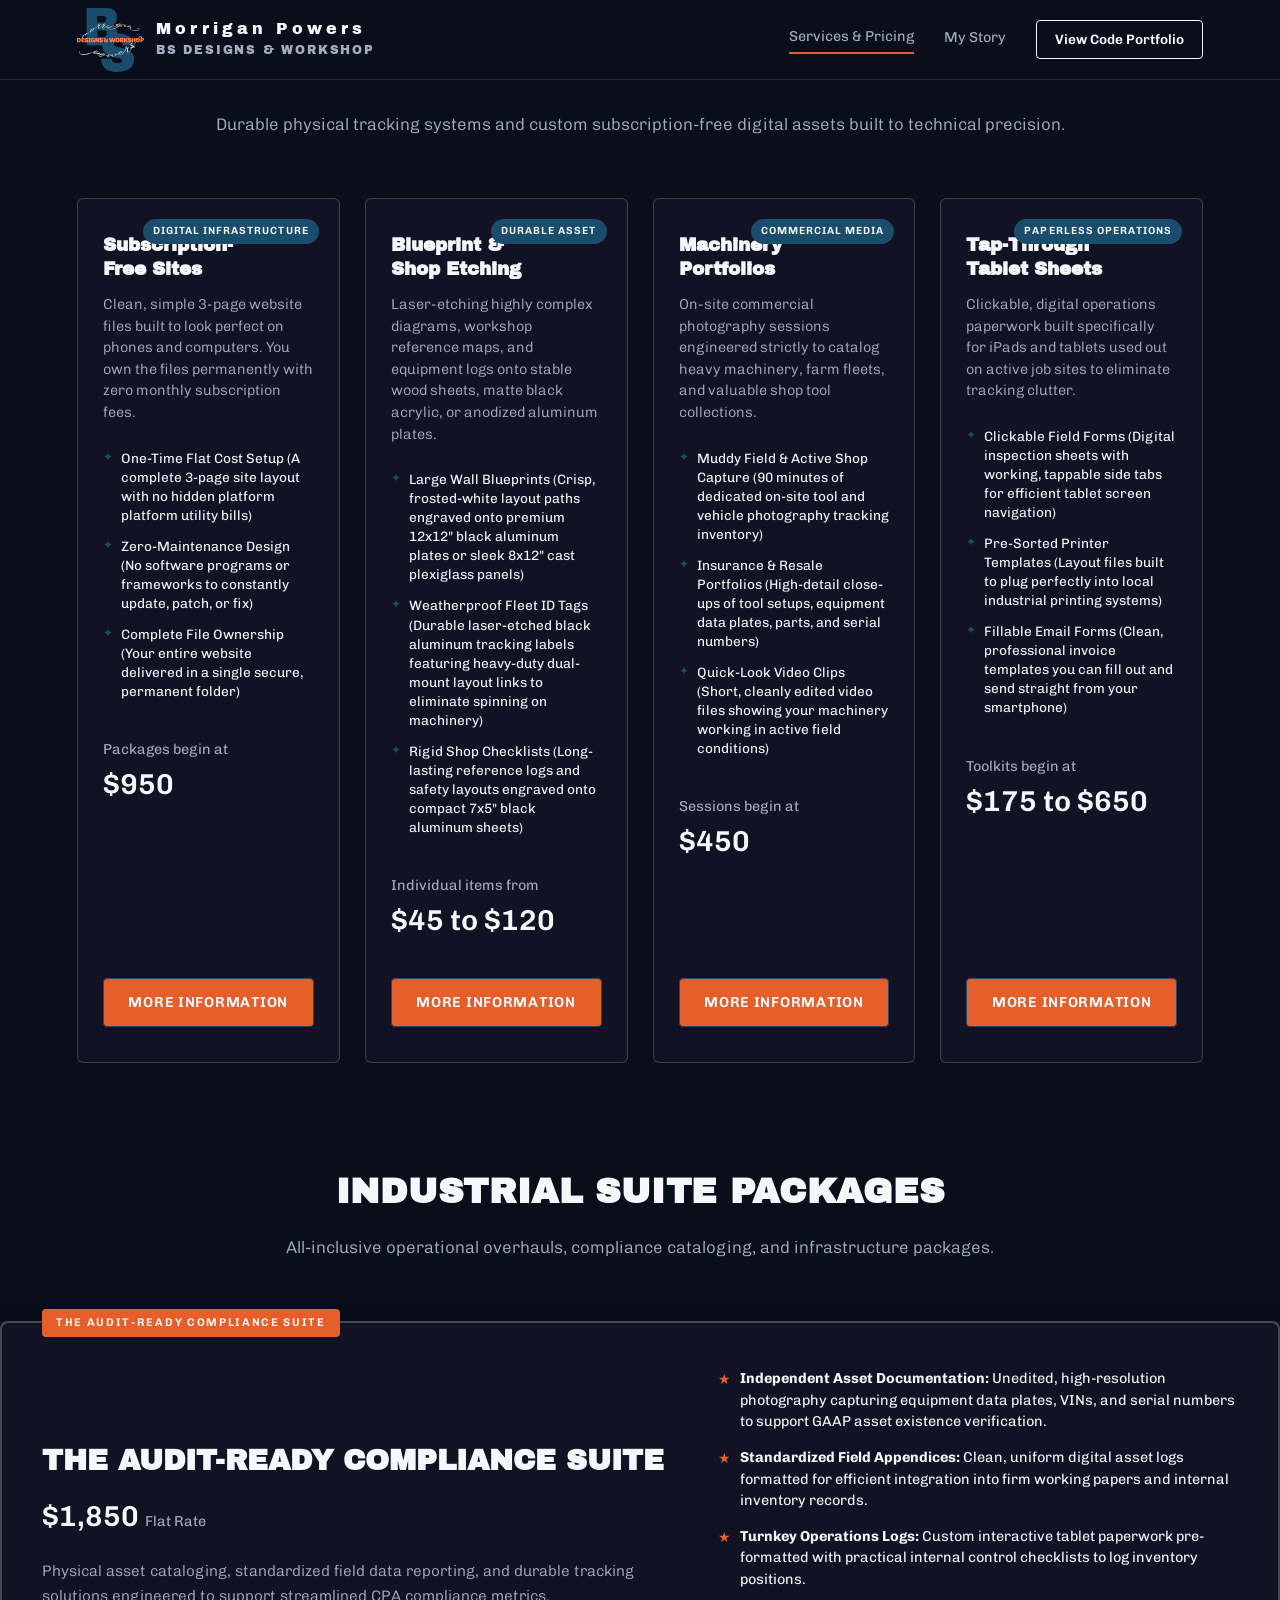
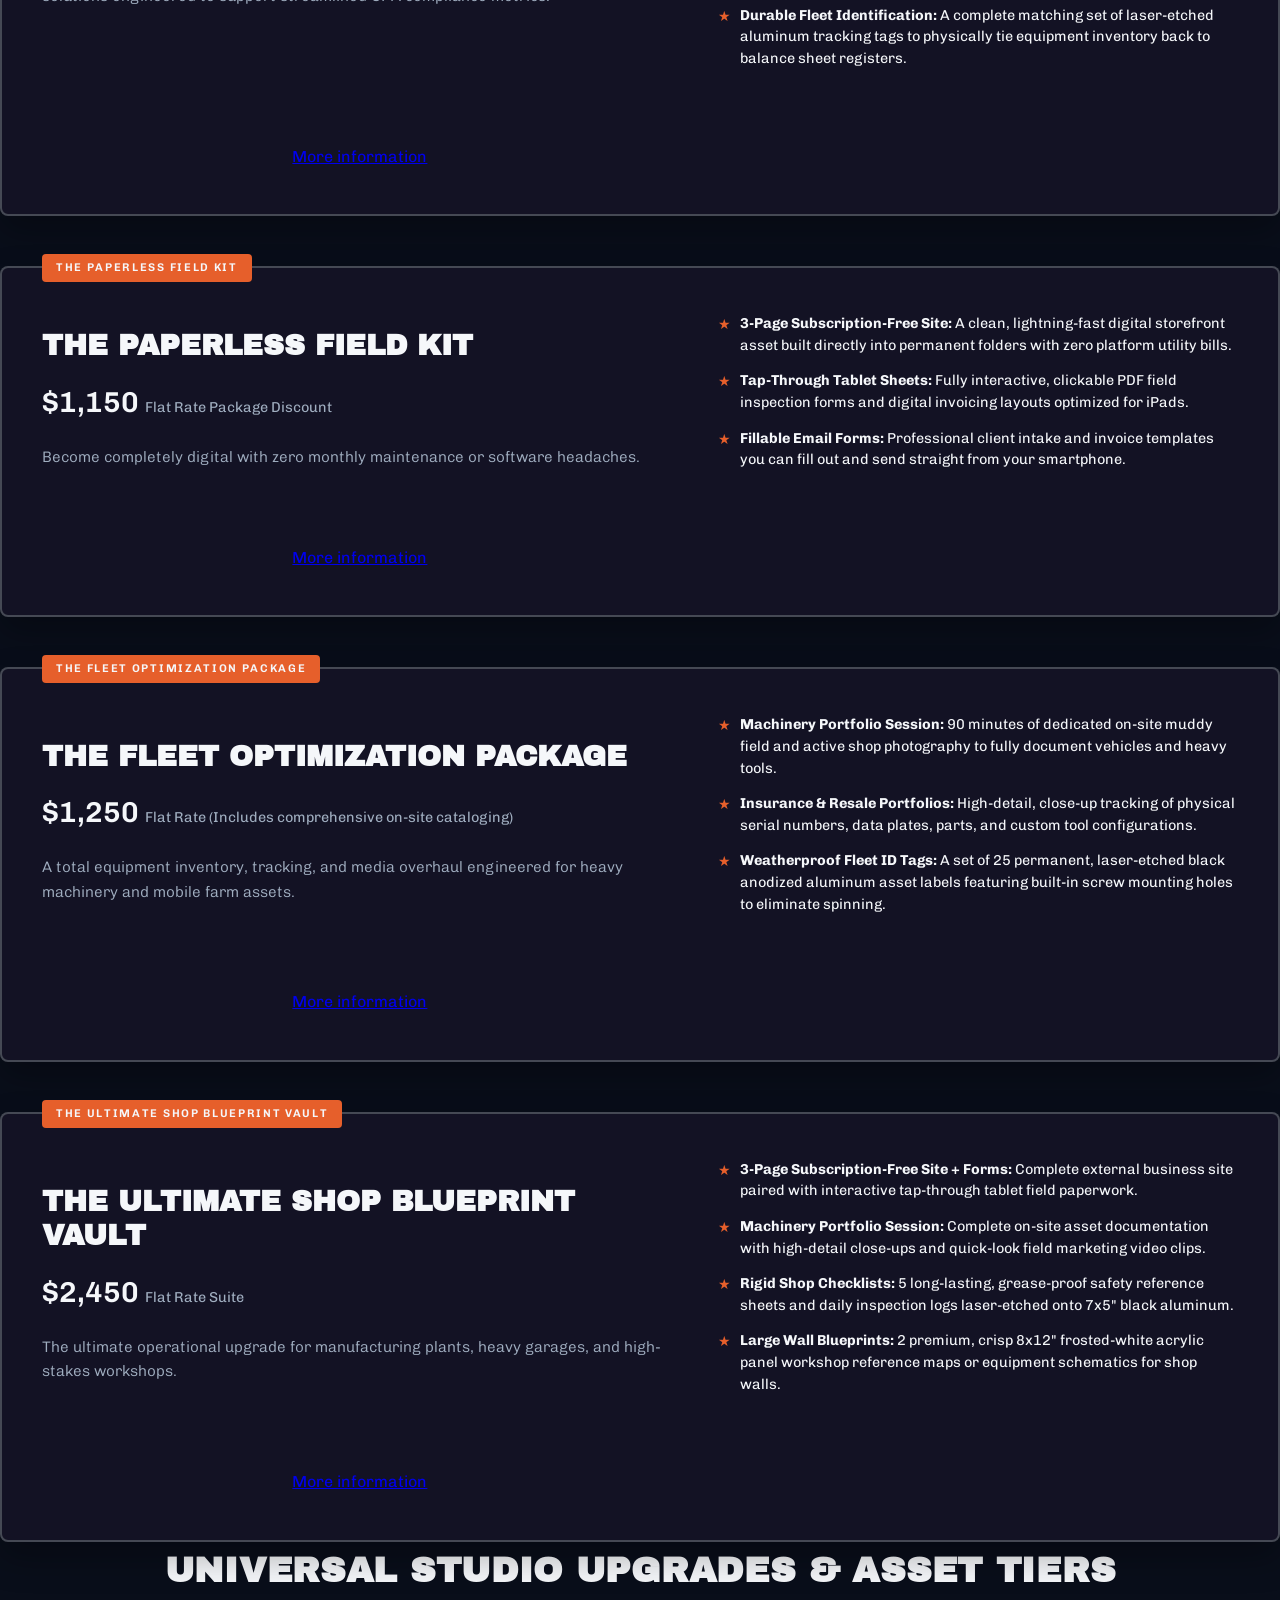
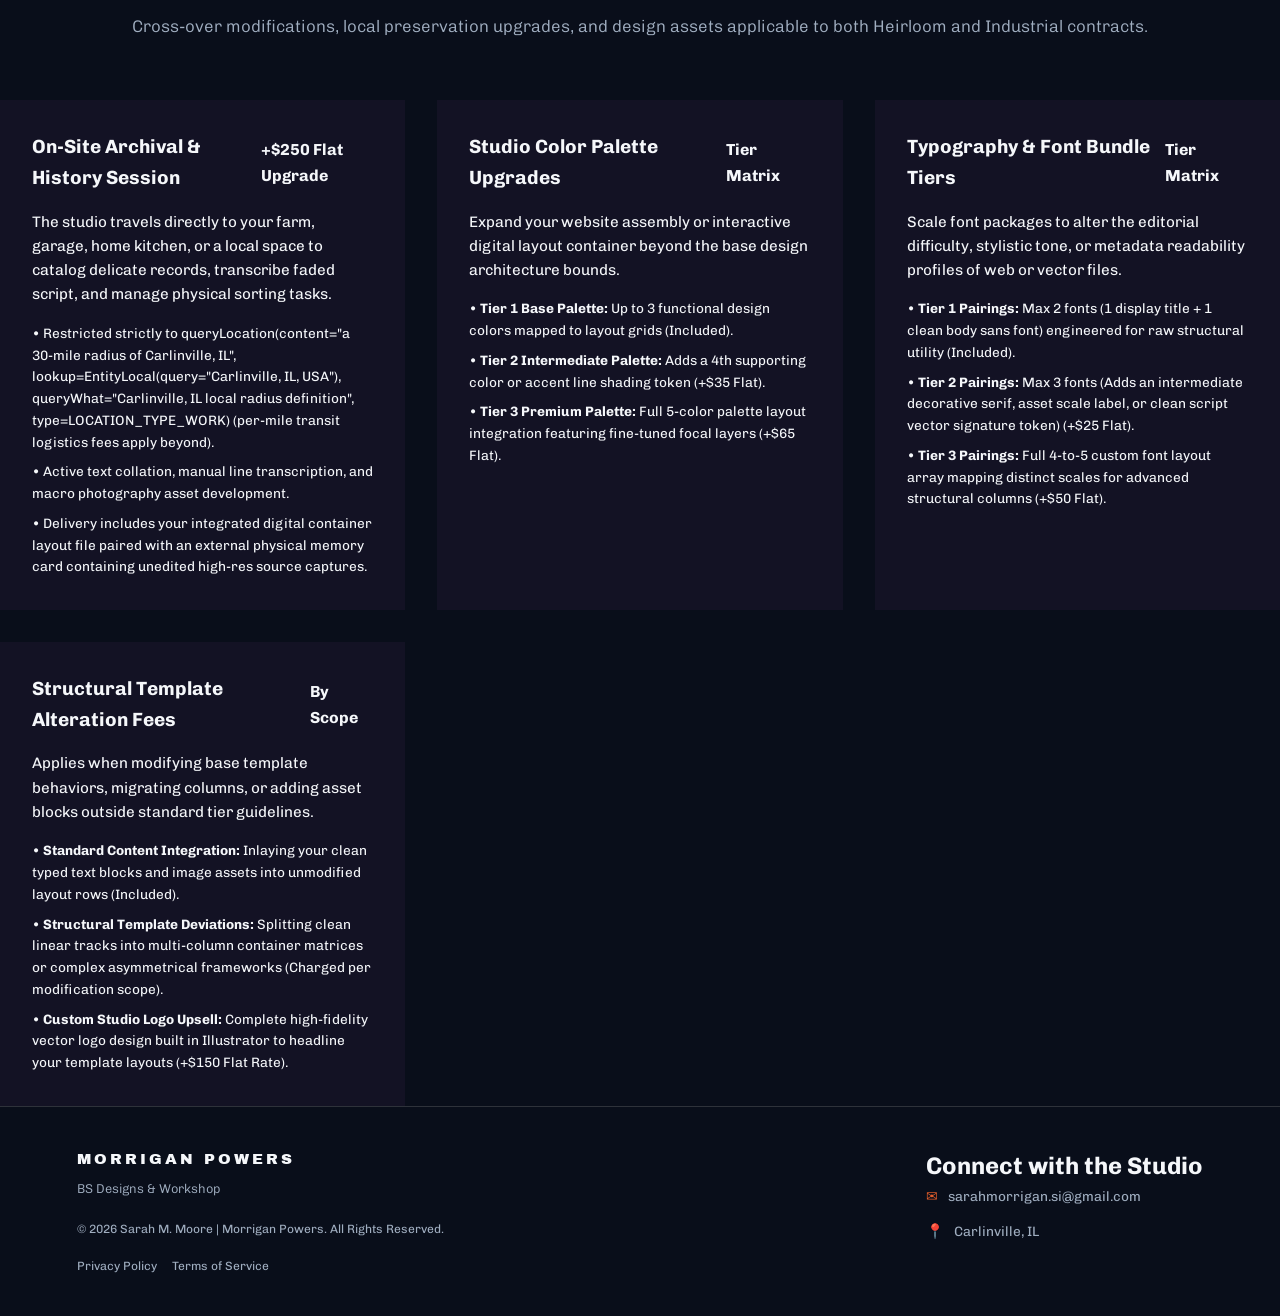
<file: ind-agr-hub.html>
<!DOCTYPE html>
<html lang="en">
<head>
    <meta charset="UTF-8">
    <meta name="viewport" content="width=device-width, initial-scale=1.0">
    <title>Services & Pricing | </title> <!-- Script updates this dynamically -->
    <link rel="preconnect" href="https://fonts.googleapis.com">
    <link rel="preconnect" href="https://fonts.gstatic.com" crossorigin>
    <link href="https://fonts.googleapis.com/css2?family=Archivo+Black&family=Chivo:wght@300;400;600&display=swap" rel="stylesheet">
    <link rel="stylesheet" href="assets/css/style.css">
</head>
<body>

    <!-- Top Fixed Navigation Bar -->
    <header class="site-header">
        <a href="index.html" class="brand-container" style="text-decoration: none;">
            <img src="assets/images/monogram.svg" alt="Logo" class="nav-logo-svg">
            <div class="brand-text">
                <span class="main-title"><span class="biz-name"></span></span>
                <span class="sub-title"><span class="biz-subtitle"></span></span>
            </div>
        </a>
        <nav class="main-nav">
            <a href="services-pricing.html" class="active-nav">Services & Pricing</a>
            <a href="about.html">My Story</a>
            <a href="../index.html" class="nav-cta-btn">View Code Portfolio</a>
        </nav>
    </header>

<!-- Industrial Standalone Offerings Grid -->
<section id="industrial-standalone" class="services-section">
    <div class="section-header">
        <h2>Individual Industrial & Agri Services</h2>
        <p>Durable physical tracking systems and custom subscription-free digital assets built to technical precision.</p>
    </div>

    <div class="services-grid">
        <!-- Item 1: Subscription-Free Sites -->
        <div class="service-card">
            <div class="card-badge">digital infrastructure</div>
            <h3>Subscription-Free Sites</h3>
            <p class="card-desc">Clean, simple 3-page website files built to look perfect on phones and computers. You own the files permanently with zero monthly subscription fees.</p>
            <ul class="features-list">
                <li><span class="service-name">One-Time Flat Cost Setup (A complete 3-page site layout with no hidden platform platform utility bills)</span></li>
                <li><span class="service-name">Zero-Maintenance Design (No software programs or frameworks to constantly update, patch, or fix)</span></li>
                <li><span class="service-name">Complete File Ownership (Your entire website delivered in a single secure, permanent folder)</span></li>
            </ul>
            <span class="bundle-tag">Packages begin at</span>
            <p class="bundle-price">$950</p>
            <div class="card-action">
                <a href="industrial-products/subscription-sites.html" class="cta-btn">More information</a>
            </div>
        </div>

        <!-- Item 2: Blueprint & Shop Etching -->
        <div class="service-card">
            <div class="card-badge">durable asset</div>
            <h3>Blueprint & Shop Etching</h3>
            <p class="card-desc">Laser-etching highly complex diagrams, workshop reference maps, and equipment logs onto stable wood sheets, matte black acrylic, or anodized aluminum plates.</p>
            <ul class="features-list">
                <li><span class="service-name">Large Wall Blueprints (Crisp, frosted-white layout paths engraved onto premium 12x12" black aluminum plates or sleek 8x12" cast plexiglass panels)</span></li>
                <li><span class="service-name">Weatherproof Fleet ID Tags (Durable laser-etched black aluminum tracking labels featuring heavy-duty dual-mount layout links to eliminate spinning on machinery)</span></li>
                <li><span class="service-name">Rigid Shop Checklists (Long-lasting reference logs and safety layouts engraved onto compact 7x5" black aluminum sheets)</span></li>
            </ul>
            <span class="bundle-tag">Individual items from</span>
            <p class="bundle-price">$45 to $120</p>
            <div class="card-action">
                <a href="industrial-products/shop-etching.html" class="cta-btn">More information</a>
            </div>
        </div>

        <!-- Item 3: Machinery Portfolios -->
        <div class="service-card">
            <div class="card-badge">commercial media</div>
            <h3>Machinery Portfolios</h3>
            <p class="card-desc">On-site commercial photography sessions engineered strictly to catalog heavy machinery, farm fleets, and valuable shop tool collections.</p>
            <ul class="features-list">
                <li><span class="service-name">Muddy Field & Active Shop Capture (90 minutes of dedicated on-site tool and vehicle photography tracking inventory)</span></li>
                <li><span class="service-name">Insurance & Resale Portfolios (High-detail close-ups of tool setups, equipment data plates, parts, and serial numbers)</span></li>
                <li><span class="service-name">Quick-Look Video Clips (Short, cleanly edited video files showing your machinery working in active field conditions)</span></li>
            </ul>
            <span class="bundle-tag">Sessions begin at</span>
            <p class="bundle-price">$450</p>
            <div class="card-action">
                <a href="industrial-products/machinery-portfolios.html" class="cta-btn">More information</a>
            </div>
        </div>

        <!-- Item 4: Tap-Through Tablet Sheets -->
        <div class="service-card">
            <div class="card-badge">paperless operations</div>
            <h3>Tap-Through Tablet Sheets</h3>
            <p class="card-desc">Clickable, digital operations paperwork built specifically for iPads and tablets used out on active job sites to eliminate tracking clutter.</p>
            <ul class="features-list">
                <li><span class="service-name">Clickable Field Forms (Digital inspection sheets with working, tappable side tabs for efficient tablet screen navigation)</span></li>
                <li><span class="service-name">Pre-Sorted Printer Templates (Layout files built to plug perfectly into local industrial printing systems)</span></li>
                <li><span class="service-name">Fillable Email Forms (Clean, professional invoice templates you can fill out and send straight from your smartphone)</span></li>
            </ul>
            <span class="bundle-tag">Toolkits begin at</span>
            <p class="bundle-price">$175 to $650</p>
            <div class="card-action">
                <a href="industrial-products/tablet-sheets.html" class="cta-btn">More information</a>
            </div>
        </div>
    </div>
</section>
<!-- Industrial Master Bundles Section -->
<section id="industrial-bundles" class="packages-section">
    <div class="section-header">
        <h2>Industrial Suite Packages</h2>
        <p>All-inclusive operational overhauls, compliance cataloging, and infrastructure packages.</p>
    </div>

    <!-- Bundle Top-Tier: Audit-Ready Compliance Suite -->
    <div class="bundle-container">
        <div class="bundle-badge">The Audit-Ready Compliance Suite</div>
        <div class="bundle-layout">
            <div class="bundle-meta">
                <h2>The Audit-Ready Compliance Suite</h2>
                <p class="bundle-price">$1,850 <span class="bundle-tag">Flat Rate</span></p>
                <p class="bundle-pitch">Physical asset cataloging, standardized field data reporting, and durable tracking solutions engineered to support streamlined CPA compliance metrics.</p>
            </div>
            <ul class="bundle-list">
                <li><strong>Independent Asset Documentation:</strong> Unedited, high-resolution photography capturing equipment data plates, VINs, and serial numbers to support GAAP asset existence verification.</li>
                <li><strong>Standardized Field Appendices:</strong> Clean, uniform digital asset logs formatted for efficient integration into firm working papers and internal inventory records.</li>
                <li><strong>Turnkey Operations Logs:</strong> Custom interactive tablet paperwork pre-formatted with practical internal control checklists to log inventory positions.</li>
                <li><strong>Durable Fleet Identification:</strong> A complete matching set of laser-etched aluminum tracking tags to physically tie equipment inventory back to balance sheet registers.</li>
            </ul>
            <div class="bundle-action-wrapper" style="width: 100%; display: flex; justify-content: center; margin-top: 20px;">
                <a href="industrial-bundles/audit-suite.html" class="bundle-cta-btn" style="display: inline-block; text-align: center;">More information</a>
            </div>
        </div>
    </div>

    <!-- Bundle Tier 1: Paperless Field Kit -->
    <div class="bundle-container">
        <div class="bundle-badge">The Paperless Field Kit</div>
        <div class="bundle-layout">
            <div class="bundle-meta">
                <h2>The Paperless Field Kit</h2>
                <p class="bundle-price">$1,150 <span class="bundle-tag">Flat Rate Package Discount</span></p>
                <p class="bundle-pitch">Become completely digital with zero monthly maintenance or software headaches.</p>
            </div>
            <ul class="bundle-list">
                <li><strong>3-Page Subscription-Free Site:</strong> A clean, lightning-fast digital storefront asset built directly into permanent folders with zero platform utility bills.</li>
                <li><strong>Tap-Through Tablet Sheets:</strong> Fully interactive, clickable PDF field inspection forms and digital invoicing layouts optimized for iPads.</li>
                <li><strong>Fillable Email Forms:</strong> Professional client intake and invoice templates you can fill out and send straight from your smartphone.</li>
            </ul>
            <div class="bundle-action-wrapper" style="width: 100%; display: flex; justify-content: center; margin-top: 20px;">
                <a href="industrial-bundles/field-kit.html" class="bundle-cta-btn" style="display: inline-block; text-align: center;">More information</a>
            </div>
        </div>
    </div>

    <!-- Bundle Tier 2: Fleet Optimization Package -->
    <div class="bundle-container">
        <div class="bundle-badge">The Fleet Optimization Package</div>
        <div class="bundle-layout">
            <div class="bundle-meta">
                <h2>The Fleet Optimization Package</h2>
                <p class="bundle-price">$1,250 <span class="bundle-tag">Flat Rate (Includes comprehensive on-site cataloging)</span></p>
                <p class="bundle-pitch">A total equipment inventory, tracking, and media overhaul engineered for heavy machinery and mobile farm assets.</p>
            </div>
            <ul class="bundle-list">
                <li><strong>Machinery Portfolio Session:</strong> 90 minutes of dedicated on-site muddy field and active shop photography to fully document vehicles and heavy tools.</li>
                <li><strong>Insurance & Resale Portfolios:</strong> High-detail, close-up tracking of physical serial numbers, data plates, parts, and custom tool configurations.</li>
                <li><strong>Weatherproof Fleet ID Tags:</strong> A set of 25 permanent, laser-etched black anodized aluminum asset labels featuring built-in screw mounting holes to eliminate spinning.</li>
            </ul>
            <div class="bundle-action-wrapper" style="width: 100%; display: flex; justify-content: center; margin-top: 20px;">
                <a href="industrial-bundles/fleet-optimization.html" class="bundle-cta-btn" style="display: inline-block; text-align: center;">More information</a>
            </div>
        </div>
    </div>

    <!-- Bundle Tier 3: Ultimate Shop Blueprint Vault -->
    <div class="bundle-container">
        <div class="bundle-badge">The Ultimate Shop Blueprint Vault</div>
        <div class="bundle-layout">
            <div class="bundle-meta">
                <h2>The Ultimate Shop Blueprint Vault</h2>
                <p class="bundle-price">$2,450 <span class="bundle-tag">Flat Rate Suite</span></p>
                <p class="bundle-pitch">The ultimate operational upgrade for manufacturing plants, heavy garages, and high-stakes workshops.</p>
            </div>
            <ul class="bundle-list">
                <li><strong>3-Page Subscription-Free Site + Forms:</strong> Complete external business site paired with interactive tap-through tablet field paperwork.</li>
                <li><strong>Machinery Portfolio Session:</strong> Complete on-site asset documentation with high-detail close-ups and quick-look field marketing video clips.</li>
                <li><strong>Rigid Shop Checklists:</strong> 5 long-lasting, grease-proof safety reference sheets and daily inspection logs laser-etched onto 7x5" black aluminum.</li>
                <li><strong>Large Wall Blueprints:</strong> 2 premium, crisp 8x12" frosted-white acrylic panel workshop reference maps or equipment schematics for shop walls.</li>
            </ul>
            <div class="bundle-action-wrapper" style="width: 100%; display: flex; justify-content: center; margin-top: 20px;">
                <a href="industrial-bundles/blueprint-vault.html" class="bundle-cta-btn" style="display: inline-block; text-align: center;">More information</a>
            </div>
        </div>
    </div>
</section>
<!-- Cross-Over Studio Add-ons & Local Upgrades Matrix -->
<section id="universal-addons" class="addons-matrix-section">
    <div class="section-header">
        <h2>Universal Studio Upgrades & Asset Tiers</h2>
        <p>Cross-over modifications, local preservation upgrades, and design assets applicable to both Heirloom and Industrial contracts.</p>
    </div>

    <div class="addons-grid" style="display: grid; grid-template-columns: repeat(auto-fit, minmax(320px, 1fr)); gap: 2rem; margin-top: 2rem;">
        
        <!-- Cross-Over 1: Local In-Home / On-Site Archival Session -->
        <div class="addon-card" style="background-color: var(--bg-surface); border: 1px solid var(--border-neutral); padding: 2rem;">
            <div style="display: flex; justify-content: space-between; align-items: center; margin-bottom: 1rem;">
                <h4 style="font-size: 1.2rem; font-weight: 700;">On-Site Archival & History Session</h4>
                <span class="addon-price-tag" style="background-color: var(--bg-card); padding: 0.25rem 0.5rem; font-weight: 700; border: 1px solid var(--border-neutral);">+$250 Flat Upgrade</span>
            </div>
            <p style="color: var(--text-muted); font-size: 0.95rem; margin-bottom: 1rem;">The studio travels directly to your farm, garage, home kitchen, or a local space to catalog delicate records, transcribe faded script, and manage physical sorting tasks.</p>
            <ul style="list-style: none; font-size: 0.85rem; color: var(--text-muted);">
                <li style="margin-bottom: 0.5rem;">• Restricted strictly to <layout>queryLocation(content="a 30-mile radius of Carlinville, IL", lookup=EntityLocal(query="Carlinville, IL, USA"), queryWhat="Carlinville, IL local radius definition", type=LOCATION_TYPE_WORK)</layout> (per-mile transit logistics fees apply beyond).</li>
                <li style="margin-bottom: 0.5rem;">• Active text collation, manual line transcription, and macro photography asset development.</li>
                <li>• Delivery includes your integrated digital container layout file paired with an external physical memory card containing unedited high-res source captures.</li>
            </ul>
        </div>

        <!-- Cross-Over 2: Design Asset Tier Upgrades -->
        <div class="addon-card" style="background-color: var(--bg-surface); border: 1px solid var(--border-neutral); padding: 2rem;">
            <div style="display: flex; justify-content: space-between; align-items: center; margin-bottom: 1rem;">
                <h4 style="font-size: 1.2rem; font-weight: 700;">Studio Color Palette Upgrades</h4>
                <span class="addon-price-tag" style="background-color: var(--bg-card); padding: 0.25rem 0.5rem; font-weight: 700; border: 1px solid var(--border-neutral);">Tier Matrix</span>
            </div>
            <p style="color: var(--text-muted); font-size: 0.95rem; margin-bottom: 1rem;">Expand your website assembly or interactive digital layout container beyond the base design architecture bounds.</p>
            <ul style="list-style: none; font-size: 0.85rem; color: var(--text-muted);">
                <li style="margin-bottom: 0.5rem;">• <strong>Tier 1 Base Palette:</strong> Up to 3 functional design colors mapped to layout grids (Included).</li>
                <li style="margin-bottom: 0.5rem;">• <strong>Tier 2 Intermediate Palette:</strong> Adds a 4th supporting color or accent line shading token (+$35 Flat).</li>
                <li>• <strong>Tier 3 Premium Palette:</strong> Full 5-color palette layout integration featuring fine-tuned focal layers (+$65 Flat).</li>
            </ul>
        </div>

        <!-- Cross-Over 3: Typography Hierarchy Tiers -->
        <div class="addon-card" style="background-color: var(--bg-surface); border: 1px solid var(--border-neutral); padding: 2rem;">
            <div style="display: flex; justify-content: space-between; align-items: center; margin-bottom: 1rem;">
                <h4 style="font-size: 1.2rem; font-weight: 700;">Typography & Font Bundle Tiers</h4>
                <span class="addon-price-tag" style="background-color: var(--bg-card); padding: 0.25rem 0.5rem; font-weight: 700; border: 1px solid var(--border-neutral);">Tier Matrix</span>
            </div>
            <p style="color: var(--text-muted); font-size: 0.95rem; margin-bottom: 1rem;">Scale font packages to alter the editorial difficulty, stylistic tone, or metadata readability profiles of web or vector files.</p>
            <ul style="list-style: none; font-size: 0.85rem; color: var(--text-muted);">
                <li style="margin-bottom: 0.5rem;">• <strong>Tier 1 Pairings:</strong> Max 2 fonts (1 display title + 1 clean body sans font) engineered for raw structural utility (Included).</li>
                <li style="margin-bottom: 0.5rem;">• <strong>Tier 2 Pairings:</strong> Max 3 fonts (Adds an intermediate decorative serif, asset scale label, or clean script vector signature token) (+$25 Flat).</li>
                <li>• <strong>Tier 3 Pairings:</strong> Full 4-to-5 custom font layout array mapping distinct scales for advanced structural columns (+$50 Flat).</li>
            </ul>
        </div>

        <!-- Cross-Over 4: Core Framework Structural Alterations -->
        <div class="addon-card" style="background-color: var(--bg-surface); border: 1px solid var(--border-neutral); padding: 2rem;">
            <div style="display: flex; justify-content: space-between; align-items: center; margin-bottom: 1rem;">
                <h4 style="font-size: 1.2rem; font-weight: 700;">Structural Template Alteration Fees</h4>
                <span class="addon-price-tag" style="background-color: var(--bg-card); padding: 0.25rem 0.5rem; font-weight: 700; border: 1px solid var(--border-neutral);">By Scope</span>
            </div>
            <p style="color: var(--text-muted); font-size: 0.95rem; margin-bottom: 1rem;">Applies when modifying base template behaviors, migrating columns, or adding asset blocks outside standard tier guidelines.</p>
            <ul style="list-style: none; font-size: 0.85rem; color: var(--text-muted);">
                <li style="margin-bottom: 0.5rem;">• <strong>Standard Content Integration:</strong> Inlaying your clean typed text blocks and image assets into unmodified layout rows (Included).</li>
                <li style="margin-bottom: 0.5rem;">• <strong>Structural Template Deviations:</strong> Splitting clean linear tracks into multi-column container matrices or complex asymmetrical frameworks (Charged per modification scope).</li>
                <li>• <strong>Custom Studio Logo Upsell:</strong> Complete high-fidelity vector logo design built in Illustrator to headline your template layouts (+$150 Flat Rate).</li>
            </ul>
        </div>

    </div>
</section>


    <!-- Global Studio Footer -->
    <footer class="site-footer">
        <div class="footer-container">
            <div class="footer-info">
                <span class="footer-brand biz-name"></span>
                <p class="footer-tagline"><span class="biz-subtitle"></span></p>
                <!-- Fixed: Corrected broken class syntax on the owner tag and unclosed tags -->
                <p class="footer-copyright">&copy; <span class="biz-copyright"></span> <span class="biz-owner"></span> | <span class="biz-name"></span>. All Rights Reserved.</p>
                <div class="legal-links">
                    <a href="privacy.html">Privacy Policy</a>
                    <a href="terms.html">Terms of Service</a>
                </div>
            </div>
            <div class="footer-contact">
                <h2>Connect with the Studio</h2>
                <div class="contact-links">
                    <a href="#" id="biz-email-link" class="contact-item">
                        <span class="contact-icon">✉</span>
                        <span class="biz-email"></span>
                    </a>
                    <span class="contact-item">
                        <span class="contact-icon">📍</span>
                        <span class="biz-address"></span>
                    </span>
                </div>
            </div>
        </div>
    </footer>

    <!-- Connected Central Configuration and Injection Automation Scripts -->
    <script src="config.js"></script> 
    <script> 
    window.onload = function() { 
        // Sync Browser Tab Title Layout
        document.title = "Our Story | " + businessConfig.name + " | " + businessConfig.subtitle;

        // Loop and overwrite element containers
        document.querySelectorAll('.biz-name').forEach(el => el.textContent = businessConfig.name);
        document.querySelectorAll('.biz-subtitle').forEach(el => el.textContent = businessConfig.subtitle);
        document.querySelectorAll('.biz-owner').forEach(el => el.textContent = businessConfig.owner);
        document.querySelectorAll('.biz-phone').forEach(el => el.textContent = businessConfig.phone);
        document.querySelectorAll('.biz-email').forEach(el => el.textContent = businessConfig.email);
        document.querySelectorAll('.biz-copyright').forEach(el => el.textContent = businessConfig.copyright);
        document.querySelectorAll('.biz-address').forEach(el => el.textContent = businessConfig.address);

        // Bind interactive email redirection anchor
        const emailLink = document.getElementById('biz-email-link');
        if(emailLink) {
            emailLink.href = "mailto:" + businessConfig.email;
        }
    } 
    </script> 
</body> 
</html>
</file>
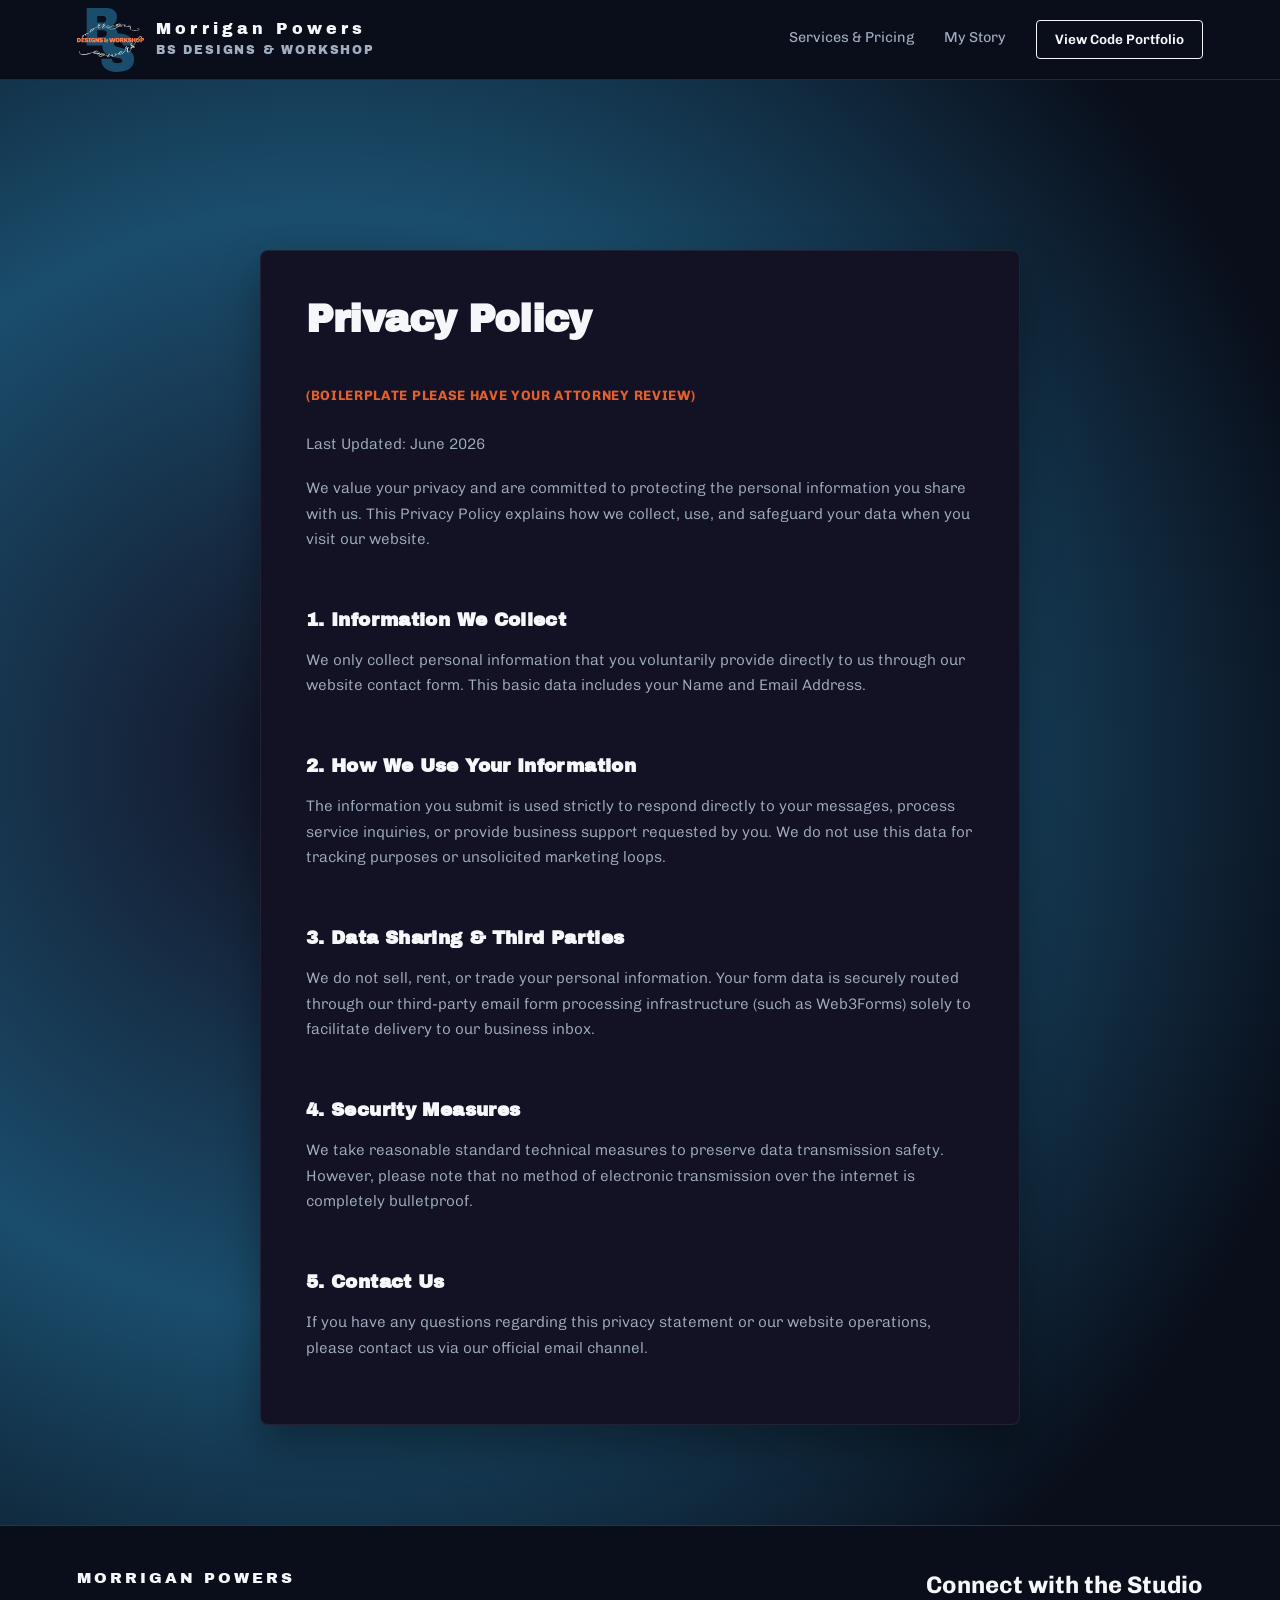
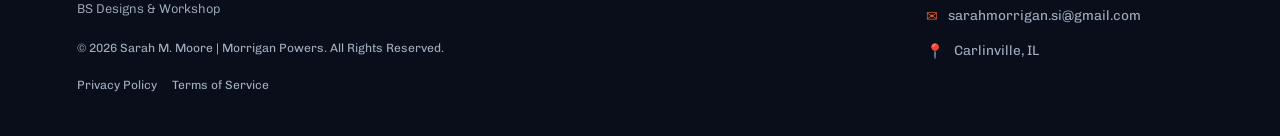
<file: privacy.html>
<!DOCTYPE html>
<html lang="en">
<head>
    <meta charset="UTF-8">
    <meta name="viewport" content="width=device-width, initial-scale=1.0">
    <title><span class="biz-name"></title>
    <link rel="preconnect" href="https://fonts.googleapis.com">
    <link rel="preconnect" href="https://fonts.gstatic.com" crossorigin>
    <link href="https://fonts.googleapis.com/css2?family=Archivo+Black&family=Chivo:wght@300;400;600&display=swap" rel="stylesheet">
    <link rel="stylesheet" href="assets/css/style.css">
</head>

<body>
    <header class="site-header">
        <a href="index.html" class="brand-container" style="text-decoration: none;">
            <img src="assets/images/monogram.svg" alt="Logo" class="nav-logo-svg">
            <div class="brand-text">
                <span class="main-title"><span class="biz-name"></span></span>
                <span class="sub-title"><span class="biz-subtitle"></span></span>
            </div>
        </a>
        <nav class="main-nav">
            <a href="services-pricing.html">Services & Pricing</a>
            <a href="about.html">My Story</a>
            <a href="../index.html" class="nav-cta-btn">View Code Portfolio</a>
        </nav>
    </header>
    <!-- Master Privacy Content Component -->
    <main class="content-wrapper">
        <section class="hero-section">
            <div class="hero-copy-display">
                <h1>Privacy Policy</h1>
                <h2>(BOILERPLATE PLEASE HAVE YOUR ATTORNEY REVIEW)</h2>
                <p>Last Updated: June 2026</p>
                <p>We value your privacy and are committed to protecting the personal information you share with us. This Privacy Policy explains how we collect, use, and safeguard your data when you visit our website.</p>
                
                <h2>1. Information We Collect</h2>
                <p>We only collect personal information that you voluntarily provide directly to us through our website contact form. This basic data includes your Name and Email Address.</p>
                
                <h2>2. How We Use Your Information</h2>
                <p>The information you submit is used strictly to respond directly to your messages, process service inquiries, or provide business support requested by you. We do not use this data for tracking purposes or unsolicited marketing loops.</p>
                
                <h2>3. Data Sharing & Third Parties</h2>
                <p>We do not sell, rent, or trade your personal information. Your form data is securely routed through our third-party email form processing infrastructure (such as Web3Forms) solely to facilitate delivery to our business inbox.</p>
                
                <h2>4. Security Measures</h2>
                <p>We take reasonable standard technical measures to preserve data transmission safety. However, please note that no method of electronic transmission over the internet is completely bulletproof.</p>
                
                <h2>5. Contact Us</h2>
                <p>If you have any questions regarding this privacy statement or our website operations, please contact us via our official email channel.</p>
            </div>
        </section>
    </main>

<!-- Global Studio Footer -->
    <footer class="site-footer">
        <div class="footer-container">
            <div class="footer-info">
                <span class="footer-brand biz-name"></span>
                <p class="footer-tagline"><span class="biz-subtitle"></span></p>
                <!-- Fixed: Corrected broken class syntax on the owner tag and unclosed tags -->
                <p class="footer-copyright">&copy; <span class="biz-copyright"></span> <span class="biz-owner"></span> | <span class="biz-name"></span>. All Rights Reserved.</p>
                <div class="legal-links">
                    <a href="privacy.html">Privacy Policy</a>
                    <a href="terms.html">Terms of Service</a>
                </div>
            </div>
            <div class="footer-contact">
                <h2>Connect with the Studio</h2>
                <div class="contact-links">
                    <a href="#" id="biz-email-link" class="contact-item">
                        <span class="contact-icon">✉</span>
                        <span class="biz-email"></span>
                    </a>
                    <span class="contact-item">
                        <span class="contact-icon">📍</span>
                        <span class="biz-address"></span>
                    </span>
                </div>
            </div>
        </div>
    </footer>

    <!-- Connected Central Configuration and Injection Automation Scripts -->
    <script src="config.js"></script> 
    <script> 
    window.onload = function() { 
        // Sync Browser Tab Title Layout
        document.title = "Our Story | " + businessConfig.name + " | " + businessConfig.subtitle;

        // Loop and overwrite element containers
        document.querySelectorAll('.biz-name').forEach(el => el.textContent = businessConfig.name);
        document.querySelectorAll('.biz-subtitle').forEach(el => el.textContent = businessConfig.subtitle);
        document.querySelectorAll('.biz-owner').forEach(el => el.textContent = businessConfig.owner);
        document.querySelectorAll('.biz-phone').forEach(el => el.textContent = businessConfig.phone);
        document.querySelectorAll('.biz-email').forEach(el => el.textContent = businessConfig.email);
        document.querySelectorAll('.biz-copyright').forEach(el => el.textContent = businessConfig.copyright);
        document.querySelectorAll('.biz-address').forEach(el => el.textContent = businessConfig.address);

        // Bind interactive email redirection anchor
        const emailLink = document.getElementById('biz-email-link');
        if(emailLink) {
            emailLink.href = "mailto:" + businessConfig.email;
        }
    } 
    </script> 
</body> 
</html>
</file>
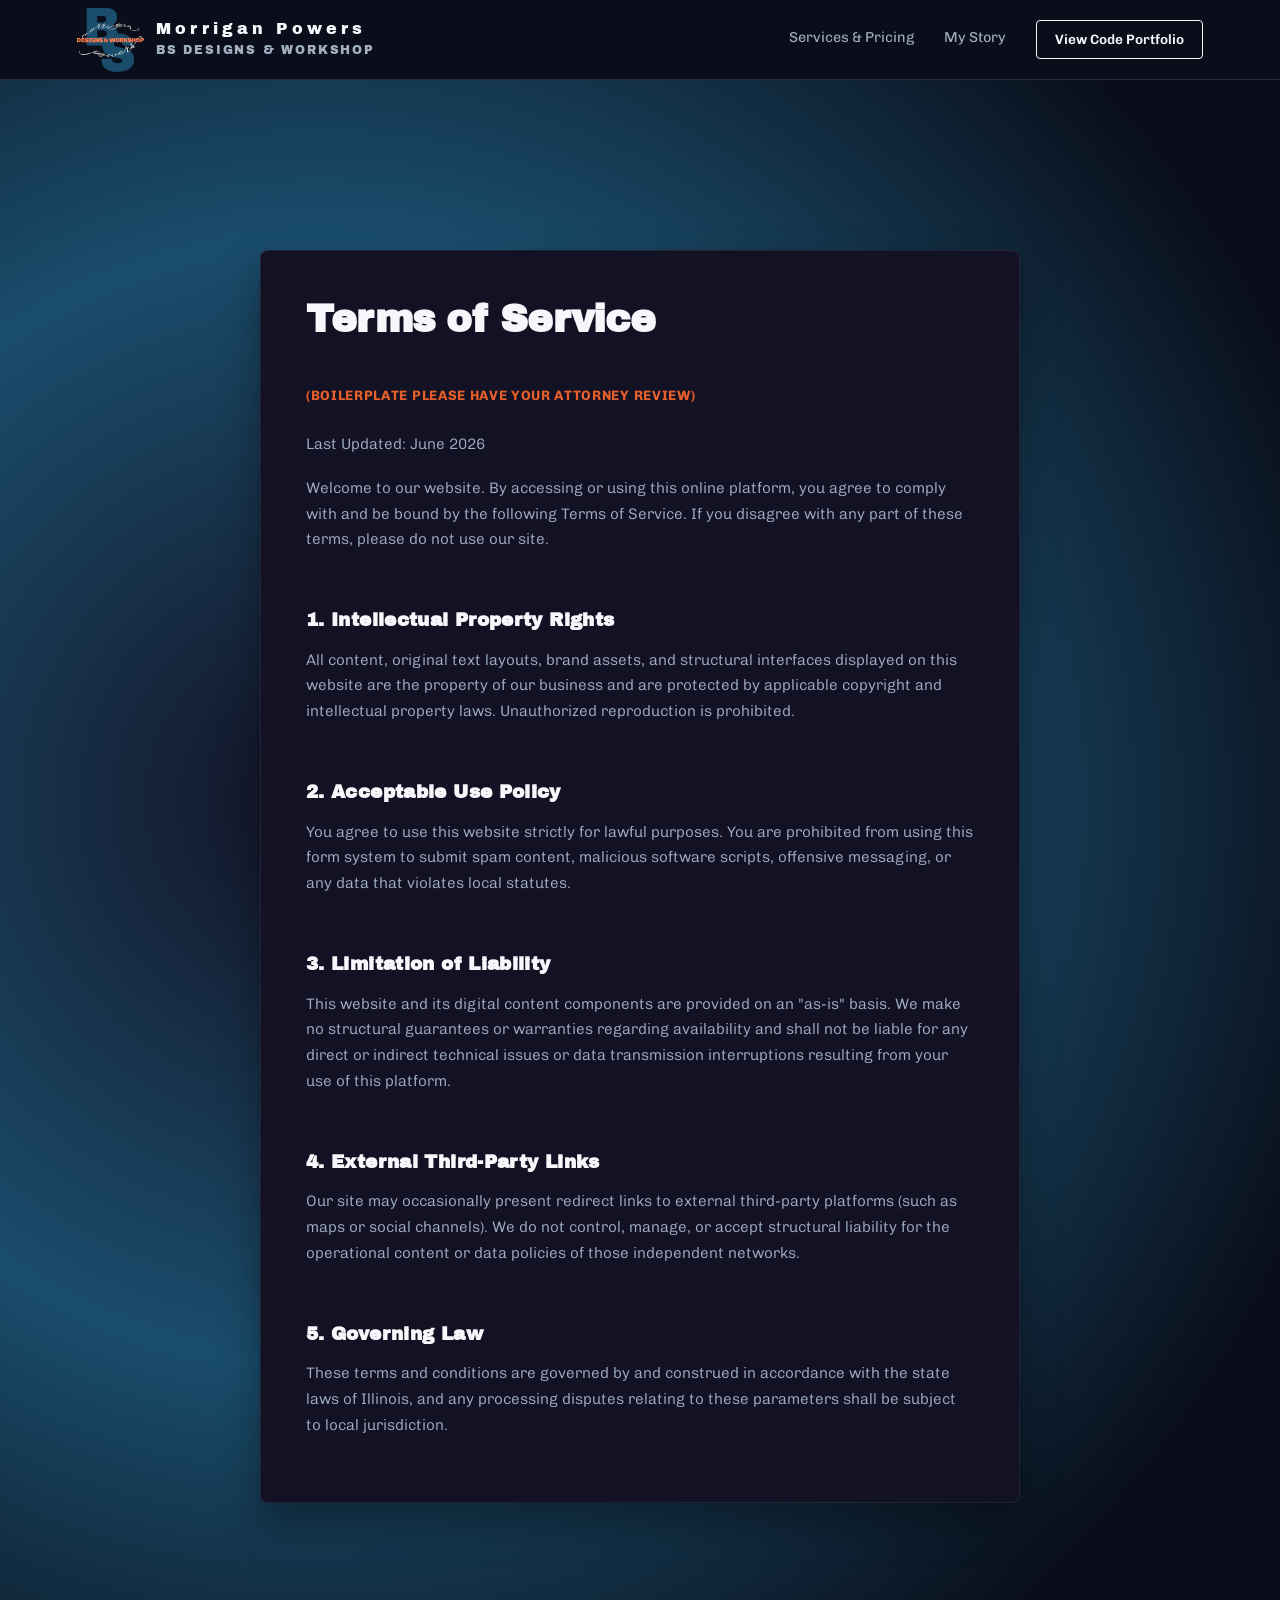
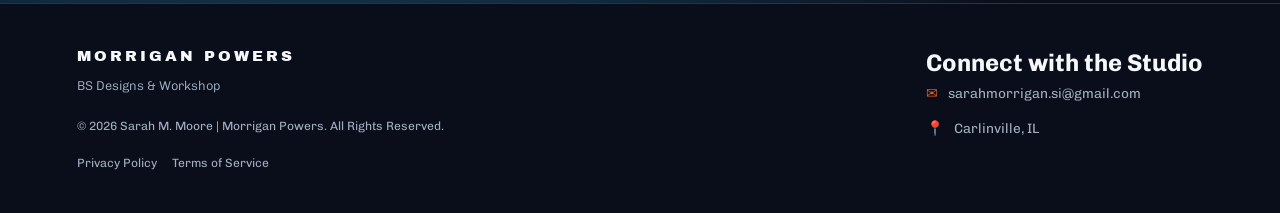
<file: terms.html>
<!DOCTYPE html>
<html lang="en">
<head>
    <meta charset="UTF-8">
    <meta name="viewport" content="width=device-width, initial-scale=1.0">
    <title><span class="biz-name"></title>
    <link rel="preconnect" href="https://fonts.googleapis.com">
    <link rel="preconnect" href="https://fonts.gstatic.com" crossorigin>
    <link href="https://fonts.googleapis.com/css2?family=Archivo+Black&family=Chivo:wght@300;400;600&display=swap" rel="stylesheet">
    <link rel="stylesheet" href="assets/css/style.css">
</head>

<body>
    <header class="site-header">
        <a href="index.html" class="brand-container" style="text-decoration: none;">
            <img src="assets/images/monogram.svg" alt="Logo" class="nav-logo-svg">
            <div class="brand-text">
                <span class="main-title"><span class="biz-name"></span></span>
                <span class="sub-title"><span class="biz-subtitle"></span></span>
            </div>
        </a>
        <nav class="main-nav">
            <a href="services-pricing.html">Services & Pricing</a>
            <a href="about.html">My Story</a>
            <a href="../index.html" class="nav-cta-btn">View Code Portfolio</a>
        </nav>
    </header>

    <!-- Master Terms Content Component -->
    <main class="content-wrapper">
        <section class="hero-section">
            <div class="hero-copy-display">
                <h1>Terms of Service</h1>
                <h2>(BOILERPLATE PLEASE HAVE YOUR ATTORNEY REVIEW)</h2>
                <p>Last Updated: June 2026</p>
                <p>Welcome to our website. By accessing or using this online platform, you agree to comply with and be bound by the following Terms of Service. If you disagree with any part of these terms, please do not use our site.</p>
                
                <h2>1. Intellectual Property Rights</h2>
                <p>All content, original text layouts, brand assets, and structural interfaces displayed on this website are the property of our business and are protected by applicable copyright and intellectual property laws. Unauthorized reproduction is prohibited.</p>
                
                <h2>2. Acceptable Use Policy</h2>
                <p>You agree to use this website strictly for lawful purposes. You are prohibited from using this form system to submit spam content, malicious software scripts, offensive messaging, or any data that violates local statutes.</p>
                
                <h2>3. Limitation of Liability</h2>
                <p>This website and its digital content components are provided on an "as-is" basis. We make no structural guarantees or warranties regarding availability and shall not be liable for any direct or indirect technical issues or data transmission interruptions resulting from your use of this platform.</p>
                
                <h2>4. External Third-Party Links</h2>
                <p>Our site may occasionally present redirect links to external third-party platforms (such as maps or social channels). We do not control, manage, or accept structural liability for the operational content or data policies of those independent networks.</p>
                
                <h2>5. Governing Law</h2>
                <p>These terms and conditions are governed by and construed in accordance with the state laws of Illinois, and any processing disputes relating to these parameters shall be subject to local jurisdiction.</p>
            </div>
        </section>
    </main>

    <!-- Global Studio Footer -->
    <footer class="site-footer">
        <div class="footer-container">
            <div class="footer-info">
                <span class="footer-brand biz-name"></span>
                <p class="footer-tagline"><span class="biz-subtitle"></span></p>
                <!-- Fixed: Corrected broken class syntax on the owner tag and unclosed tags -->
                <p class="footer-copyright">&copy; <span class="biz-copyright"></span> <span class="biz-owner"></span> | <span class="biz-name"></span>. All Rights Reserved.</p>
                <div class="legal-links">
                    <a href="privacy.html">Privacy Policy</a>
                    <a href="terms.html">Terms of Service</a>
                </div>
            </div>
            <div class="footer-contact">
                <h2>Connect with the Studio</h2>
                <div class="contact-links">
                    <a href="#" id="biz-email-link" class="contact-item">
                        <span class="contact-icon">✉</span>
                        <span class="biz-email"></span>
                    </a>
                    <span class="contact-item">
                        <span class="contact-icon">📍</span>
                        <span class="biz-address"></span>
                    </span>
                </div>
            </div>
        </div>
    </footer>

    <!-- Connected Central Configuration and Injection Automation Scripts -->
    <script src="config.js"></script> 
    <script> 
    window.onload = function() { 
        // Sync Browser Tab Title Layout
        document.title = "Our Story | " + businessConfig.name + " | " + businessConfig.subtitle;

        // Loop and overwrite element containers
        document.querySelectorAll('.biz-name').forEach(el => el.textContent = businessConfig.name);
        document.querySelectorAll('.biz-subtitle').forEach(el => el.textContent = businessConfig.subtitle);
        document.querySelectorAll('.biz-owner').forEach(el => el.textContent = businessConfig.owner);
        document.querySelectorAll('.biz-phone').forEach(el => el.textContent = businessConfig.phone);
        document.querySelectorAll('.biz-email').forEach(el => el.textContent = businessConfig.email);
        document.querySelectorAll('.biz-copyright').forEach(el => el.textContent = businessConfig.copyright);
        document.querySelectorAll('.biz-address').forEach(el => el.textContent = businessConfig.address);

        // Bind interactive email redirection anchor
        const emailLink = document.getElementById('biz-email-link');
        if(emailLink) {
            emailLink.href = "mailto:" + businessConfig.email;
        }
    } 
    </script> 
</body> 
</html>
</file>
<file: assets/css/style.css>
@charset "UTF-8";
/* ==========================================================================
   DESIGN TOKENS & APPLICATION VARIANTS (FUNCTIONAL ARCHITECTURE)
   ========================================================================== */
:root {
  /* Core App Surface Foundations */
  --bg-primary: #090e1a; /* Deep canvas canvas backdrop */
  --bg-surface: #131224; /* Elevated cards, pricing containers, and headers */
  --bg-glow: #1a4d6c; /* Ambient decorative background blobs/gradients */
  /* High-Priority Interactive States */
  --action-primary: #e65f2b; /* Main call-to-action button color */
  --action-hover: #ff7d4d; /* Focus and mouse hover interactive changes */
  /* Typography Hierarchy & Data Roles */
  --text-primary: #f5f7fa; /* Crisp headlines, tags, and readable copy blocks */
  --text-secondary: #a0aec0; /* Descriptive sub-lists, footnotes, and icon fills */
  /* Global Typography Engine Stacks */
  --font-heading: "Archivo Black", sans-serif;
  --font-cursive: "WindSong", cursive;
  --font-body: "Chivo", sans-serif;
}

/* ==========================================================================
   1. GLOBAL RESET ELEMENTS & APP BASE (MOBILE DEFAULT)
   ========================================================================== */
* {
  box-sizing: border-box;
  margin: 0;
  padding: 0;
}

html, body {
  height: 100%;
}

body {
  background-color: var(--bg-primary); /* Swapped legacy emerald to primary canvas */
  color: var(--text-primary); /* Swapped legacy pearl to primary text */
  font-family: var(--font-body);
  line-height: 1.6;
  overflow-x: hidden;
  display: flex;
  flex-direction: column;
  min-height: 100vh;
}

/* ==========================================================================
   2. SITE NAVIGATION HEADER (FIXED TRACKING)
   ========================================================================== */
.site-header {
  display: flex;
  justify-content: space-between;
  align-items: center;
  padding: 20px 6%;
  background-color: var(--bg-primary); /* Swapped legacy emerald token to primary canvas */
  border-bottom: 1px solid rgba(184, 199, 195, 0.15); /* Cleaned up to use a subtle low-opacity border line derived from typography elements */
  position: fixed;
  top: 0;
  left: 0;
  width: 100%;
  height: 80px;
  z-index: 1000;
  backdrop-filter: blur(8px);
}

.brand-container {
  display: flex;
  align-items: center;
  gap: 12px;
  text-decoration: none;
}

.nav-logo-svg {
  height: 4rem;
  width: auto;
  -o-object-fit: contain;
     object-fit: contain;
  display: block;
  transition: transform 0.3s ease;
}

.brand-container:hover .nav-logo-svg {
  transform: scale(1.05);
}

.brand-text {
  display: flex;
  flex-direction: column;
}

.main-title {
  font-family: var(--font-heading);
  font-size: 1rem;
  letter-spacing: 0.25em;
  color: var(--text-primary); /* Updated to primary light typography token */
  line-height: 1.2;
}

.sub-title {
  font-family: var(--font-heading);
  font-size: 0.75rem;
  text-transform: uppercase;
  letter-spacing: 0.15em;
  color: var(--text-secondary); /* Updated to secondary descriptive text token */
  font-weight: 400;
  margin-top: 2px;
}

.main-nav {
  display: flex;
  align-items: center;
  gap: 30px;
}

.main-nav a {
  color: var(--text-secondary); /* Updated to secondary descriptive text token */
  text-decoration: none;
  font-size: 0.9rem;
  font-weight: 400;
  transition: all 0.3s ease;
  padding-bottom: 4px;
}

/* --- UPDATED HOVER BLOCK --- */
.main-nav a:hover {
  color: var(--text-primary); /* Hover flips cleanly to crisp primary white */
  text-decoration-color: var(--action-primary); /* Swapped legacy garnet token to primary interactive action */
  text-underline-offset: 6px;
}

/* --- EXCLUDE THE CTA BUTTON FROM GETTING AN UNDERLINE --- */
.main-nav .nav-cta-btn:hover {
  text-decoration: none;
}

.main-nav .nav-cta-btn {
  border: 1px solid var(--text-primary); /* Updated to primary light token */
  color: var(--text-primary);
  padding: 8px 18px;
  border-radius: 4px;
  font-size: 0.85rem;
  font-weight: 600;
  transition: all 0.3s ease;
}

.main-nav .nav-cta-btn:hover {
  background-color: var(--text-primary);
  color: var(--bg-primary); /* Text flips cleanly to contrast against the full background hover state */
}

.active-nav {
  color: var(--text-primary);
  border-bottom: 2px solid var(--action-primary); /* Swapped legacy garnet to primary action token */
  padding-bottom: 4px;
}

/* ==========================================================================
   3. HERO DISPLAY HERO-SECTION (MOBILE BASE)
   ========================================================================== */
.hero-section {
  min-height: 100vh;
  display: flex;
  align-items: center;
  padding: 130px 6% 40px 6%;
  background-color: var(--bg-primary);
  background: radial-gradient(circle at 50% 50%, var(--bg-surface, rgba(59, 17, 77, 0.2)) 0%, var(--bg-glow, #0d5c63) 55%, var(--bg-primary, #032b20) 95%);
}

.hero-layout-grid {
  display: grid;
  grid-template-columns: 1fr;
  gap: 40px;
  align-items: center;
  width: 100%;
  text-align: center;
}

.hero-art-display {
  display: flex;
  justify-content: center;
  align-items: center;
}

.large-studio-monogram {
  width: 100%;
  max-width: 400px;
  height: auto;
  -o-object-fit: contain;
     object-fit: contain;
  filter: drop-shadow(0 15px 30px rgba(0, 0, 0, 0.5));
}

.hero-copy-display {
  display: flex;
  flex-direction: column;
  justify-content: center;
}

.hero-copy-display h1 {
  font-family: var(--font-heading);
  font-size: 2rem;
  line-height: 1.2;
  margin-bottom: 25px;
  letter-spacing: -0.02em;
  color: var(--text-primary);
}

.hero-copy-display p {
  font-family: var(--font-body);
  font-size: 1.05rem;
  color: var(--text-secondary);
  margin-bottom: 35px;
  font-weight: 300;
}

.primary-btn {
  display: inline-block;
  width: -moz-max-content;
  width: max-content;
  background-color: var(--action-primary);
  color: var(--text-primary);
  text-decoration: none;
  padding: 10px 24px;
  border-radius: 4px;
  font-weight: 600;
  font-size: 0.85rem;
  text-transform: uppercase;
  letter-spacing: 0.05em;
  box-shadow: 0 4px 15px rgba(0, 0, 0, 0.3);
  transition: all 0.3s ease;
  margin: 0 auto;
}

.primary-btn:hover {
  background-color: var(--action-hover);
  transform: translateY(-2px);
}

/* ==========================================================================
   4. EDITORIAL "OUR STORY" BLOCK (MOBILE BASE)
   ========================================================================== */
.about-section {
  padding: 40px 6%;
  background-color: var(--bg-primary);
  position: relative;
  width: 100%;
}

.about-container {
  display: grid;
  grid-template-columns: 1fr;
  gap: 40px;
  align-items: flex-start;
  width: 100%;
  text-align: center;
}

.about-pretitle {
  font-family: var(--font-body);
  font-size: 0.8rem;
  text-transform: uppercase;
  letter-spacing: 0.2em;
  color: var(--bg-glow);
  display: block;
  margin-bottom: 10px;
  font-weight: 600;
}

.about-header-block h2 {
  font-family: var(--font-heading);
  font-size: 2.2rem;
  text-transform: uppercase;
  color: var(--text-primary);
  line-height: 1.15;
}

.about-content-grid {
  display: grid;
  grid-template-columns: 1fr;
  gap: 30px;
}

.story-column h3 {
  font-family: var(--font-heading);
  font-size: 1.1rem;
  text-transform: uppercase;
  color: var(--text-primary);
  margin-bottom: 15px;
  letter-spacing: 0.05em;
  border-bottom: 2px solid var(--action-primary);
  padding-bottom: 8px;
}

.story-column p {
  font-family: var(--font-body);
  font-size: 0.95rem;
  color: var(--text-secondary);
  line-height: 1.6;
  font-weight: 300;
}

/* ==========================================================================
   5. FOUR-COLUMN SERVICES & ENGRAVING PRODUCT (MOBILE BASE)
   ========================================================================== */
.services-section {
  padding: 40px 6%;
  background-color: var(--bg-primary);
  position: relative;
  width: 100%;
}

.section-header {
  text-align: center;
  margin-bottom: 60px;
}

.section-header h2 {
  font-family: var(--font-heading);
  font-size: 2.2rem;
  text-transform: uppercase;
  color: var(--text-primary);
  margin-bottom: 15px;
  letter-spacing: 0.02em;
}

.section-header p {
  font-family: var(--font-body);
  color: var(--text-secondary);
  font-size: 1.05rem;
  font-weight: 300;
}

.services-grid {
  display: grid;
  grid-template-columns: 1fr;
  gap: 25px;
  width: 100%;
  margin-bottom: 60px;
}

.service-card {
  background-color: var(--bg-surface);
  border: 1px solid rgba(184, 199, 195, 0.25); /* Low opacity tint based on secondary text values */
  border-radius: 6px;
  padding: 35px 25px;
  position: relative;
  transition: all 0.3s ease;
  display: flex;
  flex-direction: column;
}

.service-card:hover {
  transform: translateY(-4px);
  border-color: var(--bg-glow); /* Borders light up beautifully with your glow token on hover */
  box-shadow: 0 12px 25px rgba(0, 0, 0, 0.4);
}

.card-badge {
  position: absolute;
  top: 20px;
  right: 20px;
  font-size: 0.65rem;
  text-transform: uppercase;
  letter-spacing: 0.1em;
  padding: 4px 10px;
  border-radius: 30px;
  background-color: var(--bg-glow);
  color: var(--text-primary);
  font-weight: 600;
}

.service-card h3 {
  font-family: var(--font-heading);
  font-size: 1.15rem;
  color: var(--text-primary);
  margin-bottom: 12px;
  padding-right: 50px;
  line-height: 1.3;
}

.price {
  font-family: var(--font-body);
  font-size: 1.4rem;
  font-weight: 600;
  color: var(--text-primary);
  margin-bottom: 20px;
}

.rate-type {
  font-size: 0.8rem;
  font-weight: 400;
  color: var(--text-secondary);
}

.card-desc {
  font-family: var(--font-body);
  font-size: 0.9rem;
  color: var(--text-secondary);
  margin-bottom: 25px;
  font-weight: 300;
  line-height: 1.5;
}

.features-list {
  list-style: none;
  margin-top: 0;
  margin-bottom: 25px;
}

.features-list li {
  font-family: var(--font-body);
  font-size: 0.85rem;
  color: var(--text-primary);
  margin-bottom: 12px;
  position: relative;
  padding-left: 18px;
  line-height: 1.4;
}

.features-list li::before {
  content: "✦";
  position: absolute;
  left: 0;
  top: 0;
  color: var(--bg-glow);
  font-size: 0.75rem;
}

.card-action {
  margin-top: auto;
  padding-top: 15px;
}

.cta-btn {
  display: block;
  text-align: center;
  background-color: var(--action-primary);
  color: var(--text-primary);
  border: 1px solid var(--bg-glow);
  padding: 12px 20px;
  border-radius: 4px;
  text-decoration: none;
  font-family: var(--font-body);
  font-weight: 600;
  font-size: 0.9rem;
  text-transform: uppercase;
  letter-spacing: 0.05em;
  transition: all 0.3s ease;
}

.cta-btn:hover {
  background-color: var(--bg-glow);
  color: var(--text-primary);
  box-shadow: 0 4px 12px rgba(13, 92, 99, 0.4);
  cursor: pointer;
}

/* ==========================================================================
   6. VALUE BUNDLE BOX ELEMENT (MOBILE BASE)
   ========================================================================== */
.bundle-container {
  background-color: var(--bg-surface);
  border: 2px solid rgba(184, 199, 195, 0.3);
  border-radius: 8px;
  padding: 40px 25px;
  position: relative;
  width: 100%;
  margin-top: 50px;
  box-shadow: 0 15px 35px rgba(0, 0, 0, 0.3);
}

.bundle-badge {
  position: absolute;
  top: -14px;
  left: 25px;
  background-color: var(--action-primary);
  color: var(--text-primary);
  font-family: var(--font-body);
  font-size: 0.7rem;
  text-transform: uppercase;
  letter-spacing: 0.15em;
  padding: 5px 14px;
  font-weight: 600;
  border-radius: 4px;
}

.bundle-layout {
  display: grid;
  grid-template-columns: 1fr;
  gap: 30px;
  align-items: center;
}

.bundle-location {
  font-family: var(--font-body);
  font-size: 0.8rem;
  text-transform: uppercase;
  letter-spacing: 0.2em;
  color: var(--text-secondary);
  display: block;
  margin-bottom: 8px;
}

.bundle-meta h2 {
  font-family: var(--font-heading);
  font-size: 1.5rem;
  text-transform: uppercase;
  color: var(--text-primary);
  margin-bottom: 15px;
  line-height: 1.2;
}

.bundle-price {
  font-family: var(--font-body);
  font-size: 1.8rem;
  font-weight: 600;
  color: var(--text-primary);
  margin-bottom: 20px;
}

.bundle-tag {
  font-size: 0.9rem;
  font-weight: 400;
  color: var(--text-secondary);
}

.bundle-pitch {
  font-family: var(--font-body);
  font-size: 0.95rem;
  color: var(--text-secondary);
  font-weight: 300;
  line-height: 1.6;
}

.bundle-list {
  list-style: none;
}

.bundle-list li {
  font-family: var(--font-body);
  font-size: 0.9rem;
  color: var(--text-primary);
  margin-bottom: 14px;
  position: relative;
  padding-left: 22px;
  line-height: 1.5;
}

.bundle-list li::before {
  content: "★";
  position: absolute;
  left: 0;
  top: 1px;
  color: var(--action-primary);
  font-size: 0.85rem;
}

/* ==========================================================================
   6. LEGAL CONTENT & TERMS DISPLAY ARCHITECTURE
   ========================================================================== */
.hero-copy-display {
  max-width: 760px;
  margin: 120px auto 60px auto; /* Offsets fixed header tracking layout height */
  text-align: left;
  padding: 45px;
  background-color: var(--bg-surface); /* Uses surface container foundation token */
  border-radius: 8px;
  border: 1px solid rgba(160, 174, 192, 0.1); /* Subtle definition line using text-secondary */
  box-shadow: 0 20px 40px rgba(0, 0, 0, 0.35);
}

.hero-copy-display h1 {
  font-family: var(--font-heading);
  color: var(--text-primary);
  font-size: 2.25rem;
  letter-spacing: -0.02em;
  margin-bottom: 8px;
}

/* Subtitles and disclaimer highlights */
.hero-copy-display h2:first-of-type {
  color: var(--action-primary); /* Pulls action orange forward for alerts */
  font-family: var(--font-body);
  font-size: 0.85rem;
  font-weight: 700;
  letter-spacing: 0.05em;
  margin-bottom: 25px;
}

/* Numeric clause sections (1, 2, 3...) */
.hero-copy-display h2 {
  font-family: var(--font-heading);
  color: var(--text-primary);
  font-size: 1.15rem;
  margin-top: 35px;
  margin-bottom: 12px;
  letter-spacing: 0.02em;
}

.hero-copy-display p {
  font-family: var(--font-body);
  color: var(--text-secondary);
  font-size: 0.95rem;
  line-height: 1.7;
  margin-bottom: 18px;
}

.site-construction {
  display: flex !important;
  flex-direction: column; /* Forces items to stack on top of each other */
  justify-content: center;
  align-items: center;
  min-height: 400px;
  font-family: var(--font-heading);
  text-align: center;
}

/* Hides all original inner HTML content */
.site-construction * {
  display: none !important;
}

/* Line 1: COMING SOON */
.site-construction::before {
  content: "COMING SOON";
  display: block;
  font-size: 2.8rem;
  color: var(--action-primary);
  text-transform: uppercase;
}

/* Line 2: AUGUST 2026 */
.site-construction::after {
  content: "AUGUST 2026";
  display: block;
  font-size: 1.5rem; /* Makes the date slightly smaller for better hierarchy */
  color: var(--text-secondary);
  text-transform: uppercase;
  margin-top: 15px; /* Adds space between the two lines */
}

/* ==========================================================================
   PROJECT INTAKE FORM GRID LAYOUT
   ========================================================================= */
.contact-form-grid {
  display: grid;
  grid-template-columns: 1fr 1fr;
  gap: 24px;
  max-width: 720px;
  margin: 40px auto;
  padding: 0 20px;
  box-sizing: border-box;
}

.form-group {
  display: flex;
  flex-direction: column;
  gap: 8px;
}

.form-group.full-width {
  grid-column: span 2;
}

.form-group input,
.form-group select,
.form-group textarea {
  width: 100%;
  padding: 12px 16px;
  background: var(--bg-surface); /* Swapped hardcoded dark hex for your elevated surface token */
  border: 1px solid rgba(184, 199, 195, 0.2); /* Uses a crisp low-opacity border line derived from your typography scale */
  border-radius: 4px;
  color: var(--text-primary); /* Swapped to primary light text token */
  font-family: var(--font-body); /* Unified with your core typography stack variable */
  font-size: 1rem;
  box-sizing: border-box;
  transition: border-color 0.2s ease, box-shadow 0.2s ease;
}

.form-group input:focus,
.form-group select:focus,
.form-group textarea:focus {
  outline: none;
  border-color: var(--bg-glow); /* Focus rings shift nicely to your ambient glow accent color */
  box-shadow: 0 0 0 3px rgba(13, 92, 99, 0.25); /* Adds a subtle interactive focal ring using your glow token */
}

.form-group label {
  color: var(--text-secondary); /* Swapped to secondary descriptive text token */
  font-weight: 600;
  font-size: 0.9rem;
  text-transform: uppercase;
  letter-spacing: 0.05em;
}

.form-submit-btn {
  width: 100%;
  padding: 14px;
  background: var(--action-primary); /* Swapped to primary interactive button token */
  color: var(--text-primary); /* Swapped to primary button typography color */
  border: none;
  border-radius: 4px;
  font-family: var(--font-body); /* Unified with your core typography stack variable */
  font-weight: 600;
  font-size: 1rem;
  text-transform: uppercase;
  letter-spacing: 0.05em;
  text-align: center;
  cursor: pointer;
  display: block;
  box-sizing: border-box;
  transition: background 0.2s ease;
}

.form-submit-btn:hover {
  background: var(--action-hover); /* Swapped to interactive hover change token */
}

/* Responsive Mobile Form Breakpoints */
@media (max-width: 600px) {
  .contact-form-grid {
    grid-template-columns: 1fr;
  }
  .form-group.full-width {
    grid-column: span 1;
  }
}
/* ==========================================================================
   UNIQUE SPACING RULES FOR STANDALONE SUB-PAGES
   ========================================================================== */
.about-standalone-page,
.services-standalone-page {
  padding: 130px 0 60px 0; /* Keeps content safely pushed below your 80px fixed tracking header */
  background-color: var(--bg-primary); /* Swapped legacy emerald token to primary canvas */
  width: 100%;
  display: block;
}

/* ==========================================================================
   7. GLOBAL MASTER SITE FOOTER (MOBILE BASE)
   ========================================================================= */
.site-footer {
  width: 100%;
  background-color: var(--bg-primary); /* Changed to use core canvas token */
  padding: 40px 6%;
  border-top: 1px solid rgba(253, 250, 242, 0.15); /* Cleaned up to use a subtle low-opacity border line */
  margin-top: auto;
  position: relative;
  z-index: 10;
}

.footer-container {
  display: flex;
  flex-direction: column;
  gap: 40px;
  text-align: center;
  align-items: center;
  max-width: 1400px;
  margin: 0 auto;
  width: 100%;
}

.footer-info {
  display: flex;
  flex-direction: column;
  gap: 8px;
}

.footer-brand {
  font-family: var(--font-heading);
  font-size: 0.95rem;
  text-transform: uppercase;
  letter-spacing: 0.2em;
  color: var(--text-primary); /* Updated to primary typography token */
}

.footer-tagline {
  font-size: 0.8rem;
  color: var(--text-secondary); /* Updated to secondary descriptive token */
  font-weight: 300;
}

.footer-copyright {
  font-size: 0.75rem;
  color: var(--text-secondary); /* Updated to secondary descriptive token */
  margin-top: 12px;
}

.footer-contact h4 {
  font-family: var(--font-heading);
  font-size: 0.85rem;
  text-transform: uppercase;
  letter-spacing: 0.1em;
  color: var(--text-primary); /* Updated to primary typography token */
  margin-bottom: 15px;
}

.contact-links {
  display: flex;
  flex-direction: column;
  gap: 12px;
}

.contact-item {
  font-family: var(--font-body);
  font-size: 0.85rem;
  color: var(--text-secondary); /* Updated to secondary descriptive token */
  text-decoration: none;
  display: flex;
  align-items: center;
  justify-content: center;
  gap: 10px;
  transition: color 0.3s ease;
}

a.contact-item:hover {
  color: var(--text-primary); /* Hover flips to primary highlight for high readability */
}

.contact-icon {
  color: var(--action-primary); /* Updated to call-to-action anchor token */
  font-size: 0.9rem;
}

/* --- FIXED LEGAL LINKS LAYOUT --- */
.legal-links {
  display: flex;
  gap: 15px;
  margin-top: 10px;
}

.legal-links a {
  font-size: 0.75rem;
  color: var(--text-secondary); /* Uses your existing gray descriptive text token */
  text-decoration: none;
  transition: color 0.3s ease;
}

.legal-links a:hover {
  color: var(--text-primary); /* Flips cleanly to white on hover */
  text-decoration: underline;
}

/* ==========================================================================
   8. PROGRESSIVE ENHANCEMENT MEDIA QUERIES (SCALING UPWARDS)
   ========================================================================== */
/* Tablet & Smaller Laptops Viewport Overrides (850px and up) */
@media screen and (min-width: 850px) {
  .hero-section {
    background: radial-gradient(circle at 25% 50%, var(--bg-surface) 0%, var(--bg-glow) 45%, var(--bg-primary) 85%);
  }
  .hero-layout-grid {
    grid-template-columns: 1.1fr 0.9fr;
    text-align: left;
    gap: 5%;
  }
  .large-studio-monogram {
    max-width: 580px;
  }
  .hero-copy-display h1 {
    font-size: 2.4rem;
  }
  .primary-btn {
    margin: 0;
  }
  .about-container {
    grid-template-columns: 0.8fr 1.2fr;
    text-align: left;
    gap: 60px;
  }
  .about-content-grid {
    grid-template-columns: 1fr 1fr;
    gap: 40px;
  }
  .story-column h3 {
    border-left: 2px solid var(--action-primary); /* Swapped to interactive primary token (Garnet) */
    border-bottom: none;
    padding-left: 15px;
    padding-bottom: 0;
  }
  .services-grid {
    grid-template-columns: repeat(2, 1fr);
    align-items: stretch;
  }
  .footer-container {
    flex-direction: row;
    justify-content: space-between;
    text-align: left;
    align-items: flex-start;
  }
  .contact-item {
    justify-content: flex-start;
  }
}
/* Full Desktop Monitor Configurations (1100px and up) */
@media screen and (min-width: 1100px) {
  .services-grid {
    grid-template-columns: repeat(4, 1fr);
  }
  .bundle-layout {
    grid-template-columns: 1.1fr 0.9fr;
    gap: 40px;
  }
  .bundle-container {
    padding: 45px 40px;
  }
  .bundle-badge {
    left: 40px;
  }
  .bundle-meta h2 {
    font-size: 1.8rem;
  }
}/*# sourceMappingURL=style.css.map */
</file>
